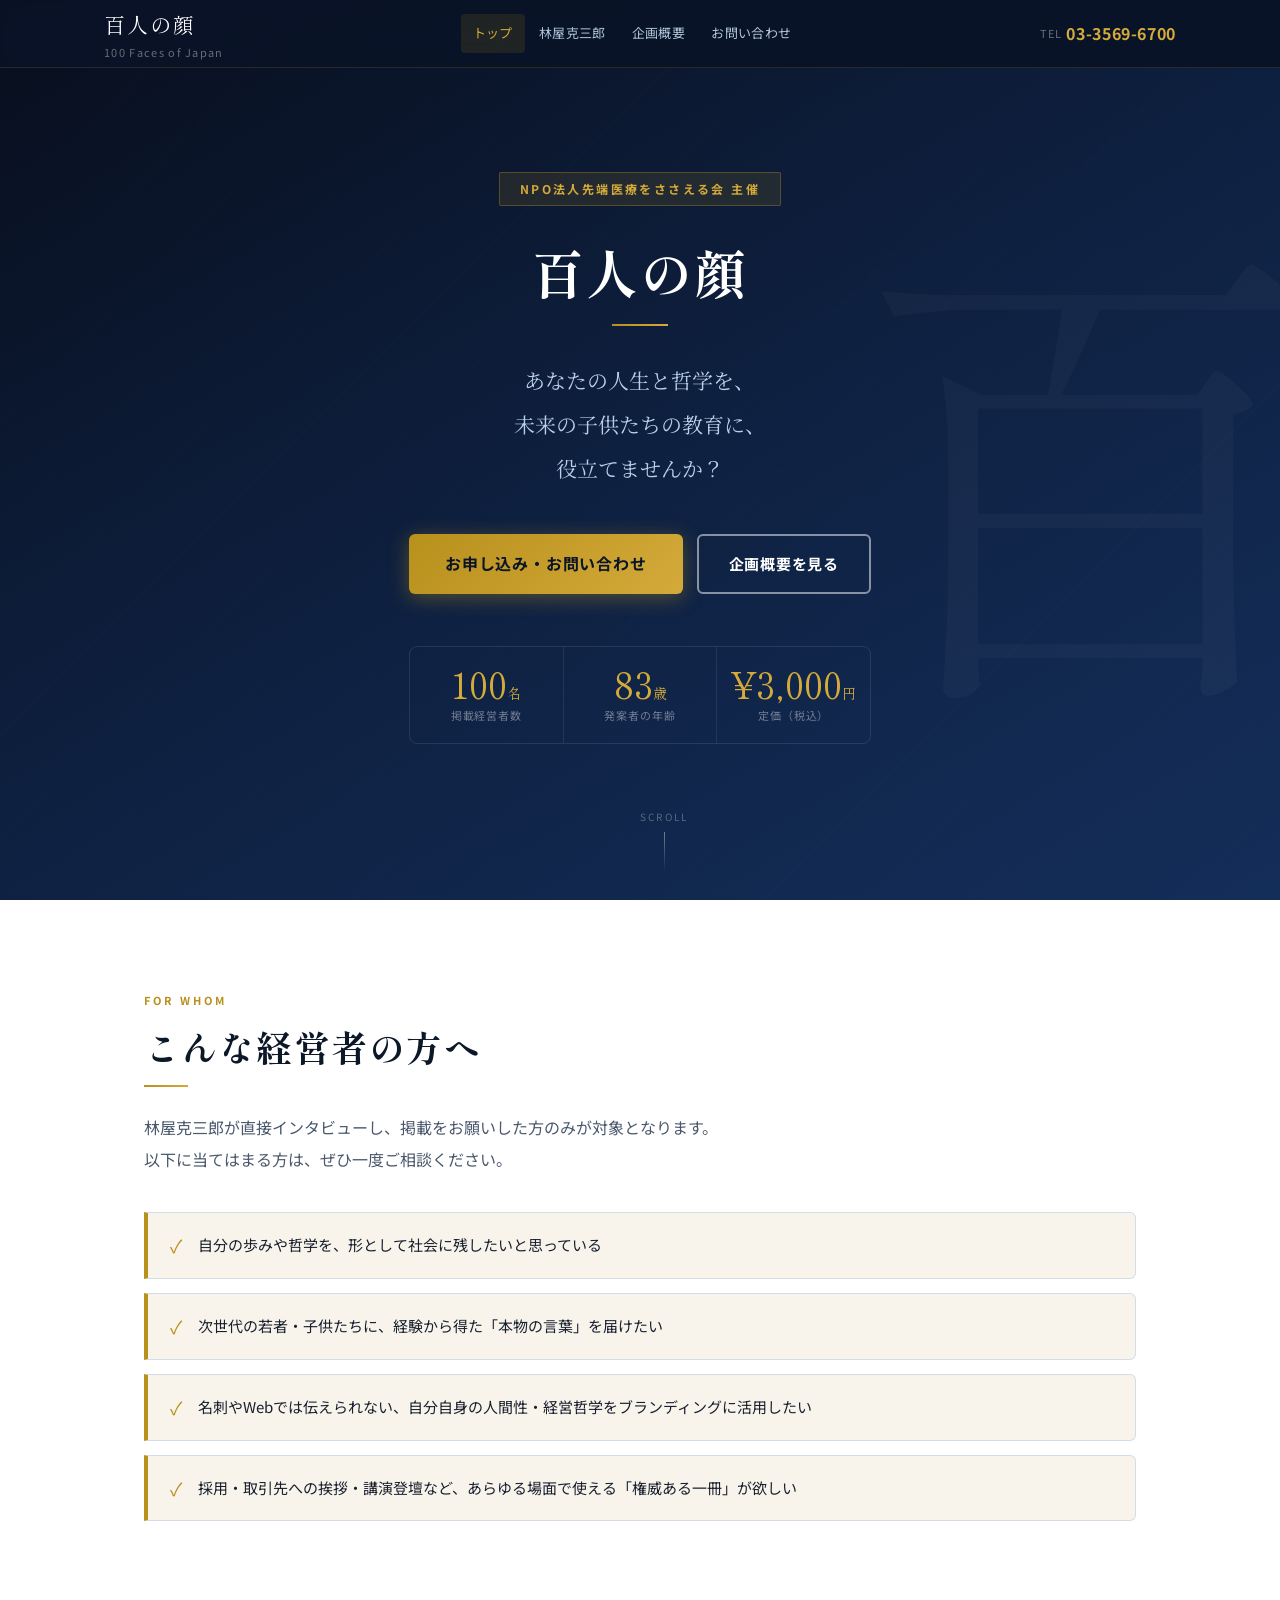
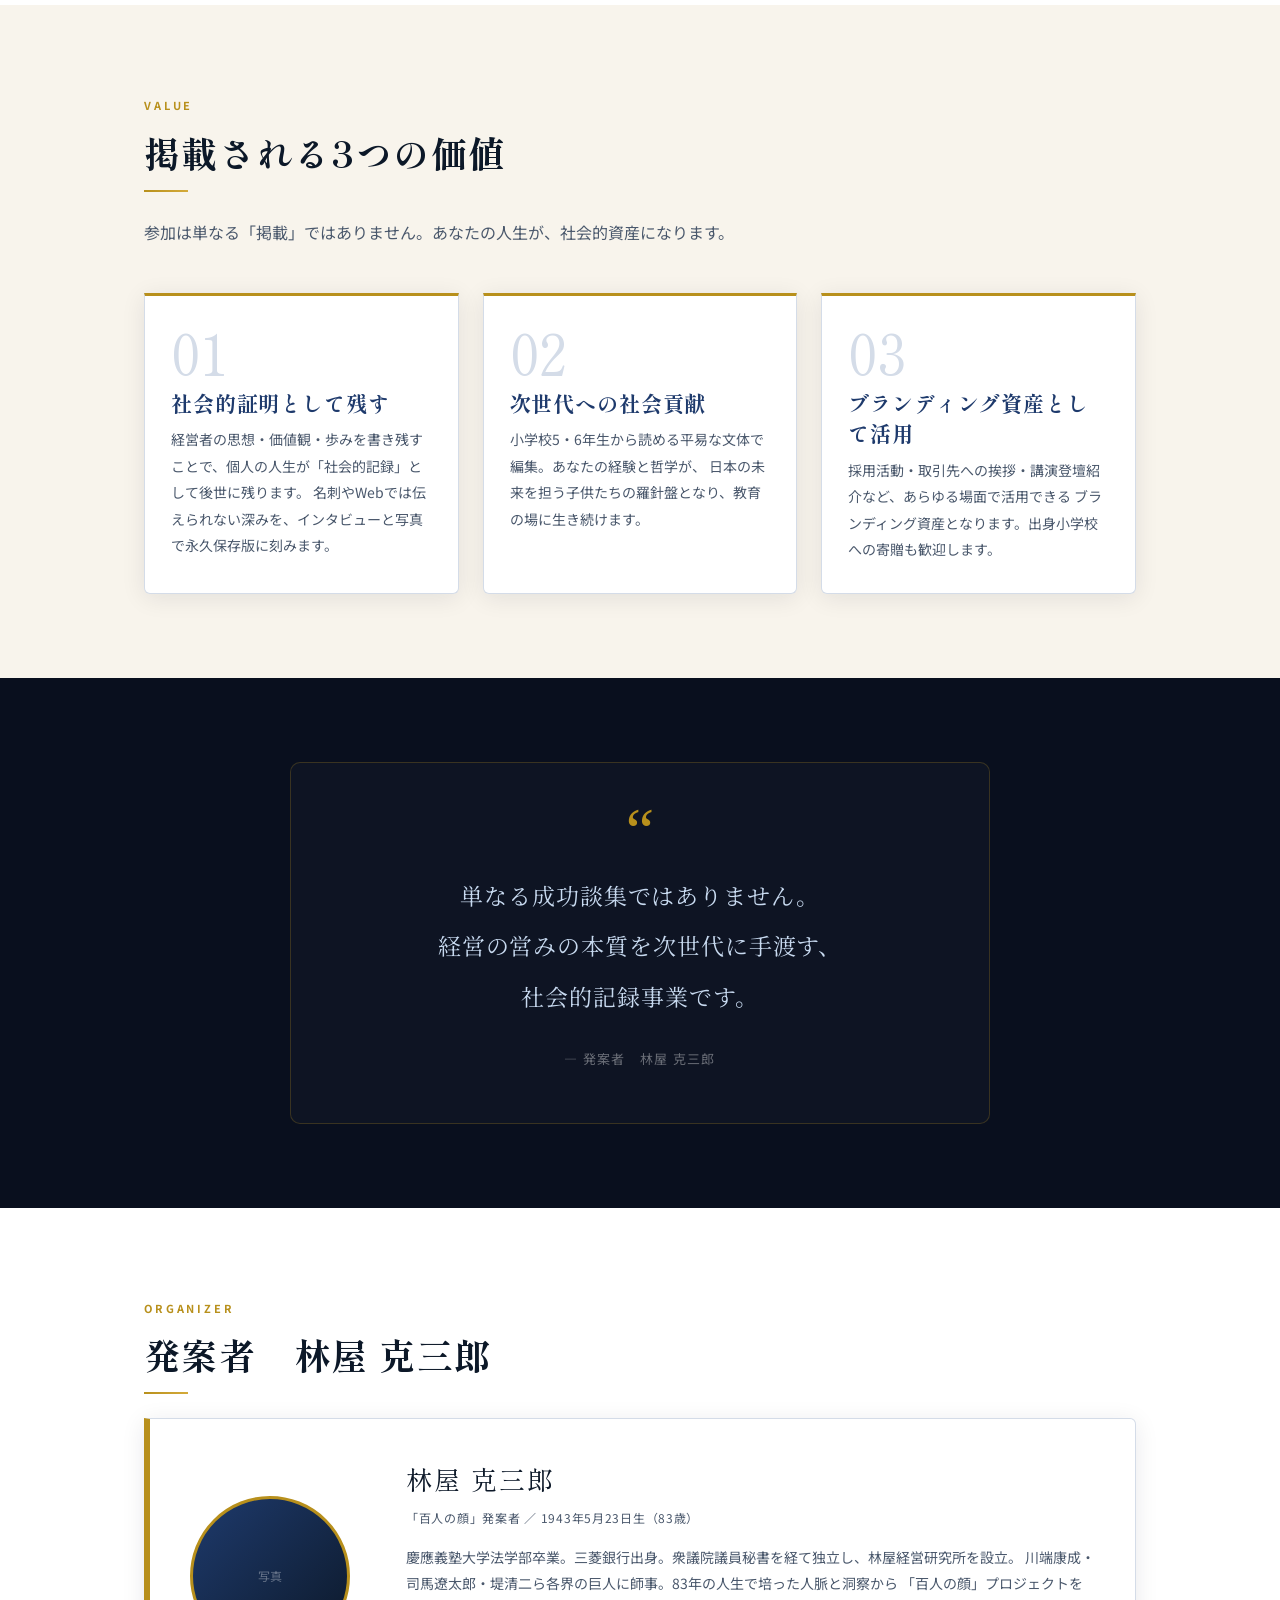
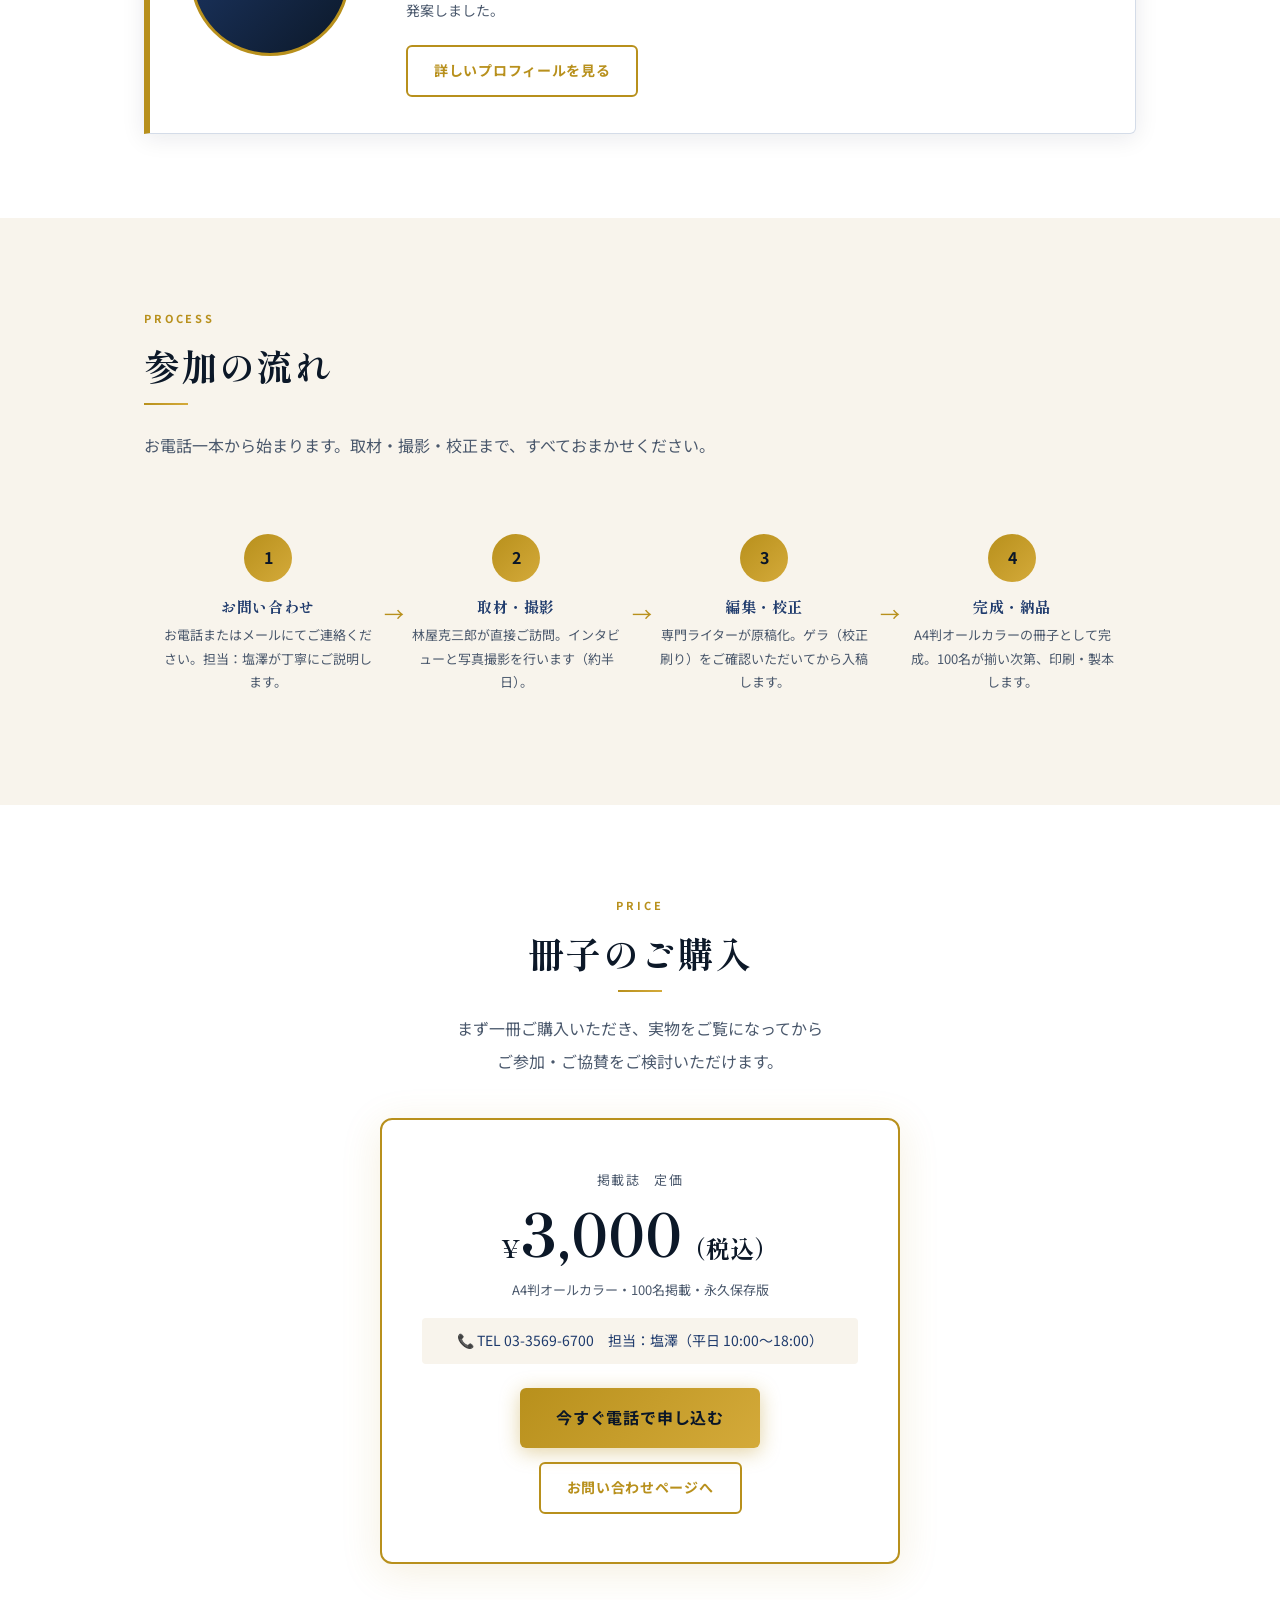
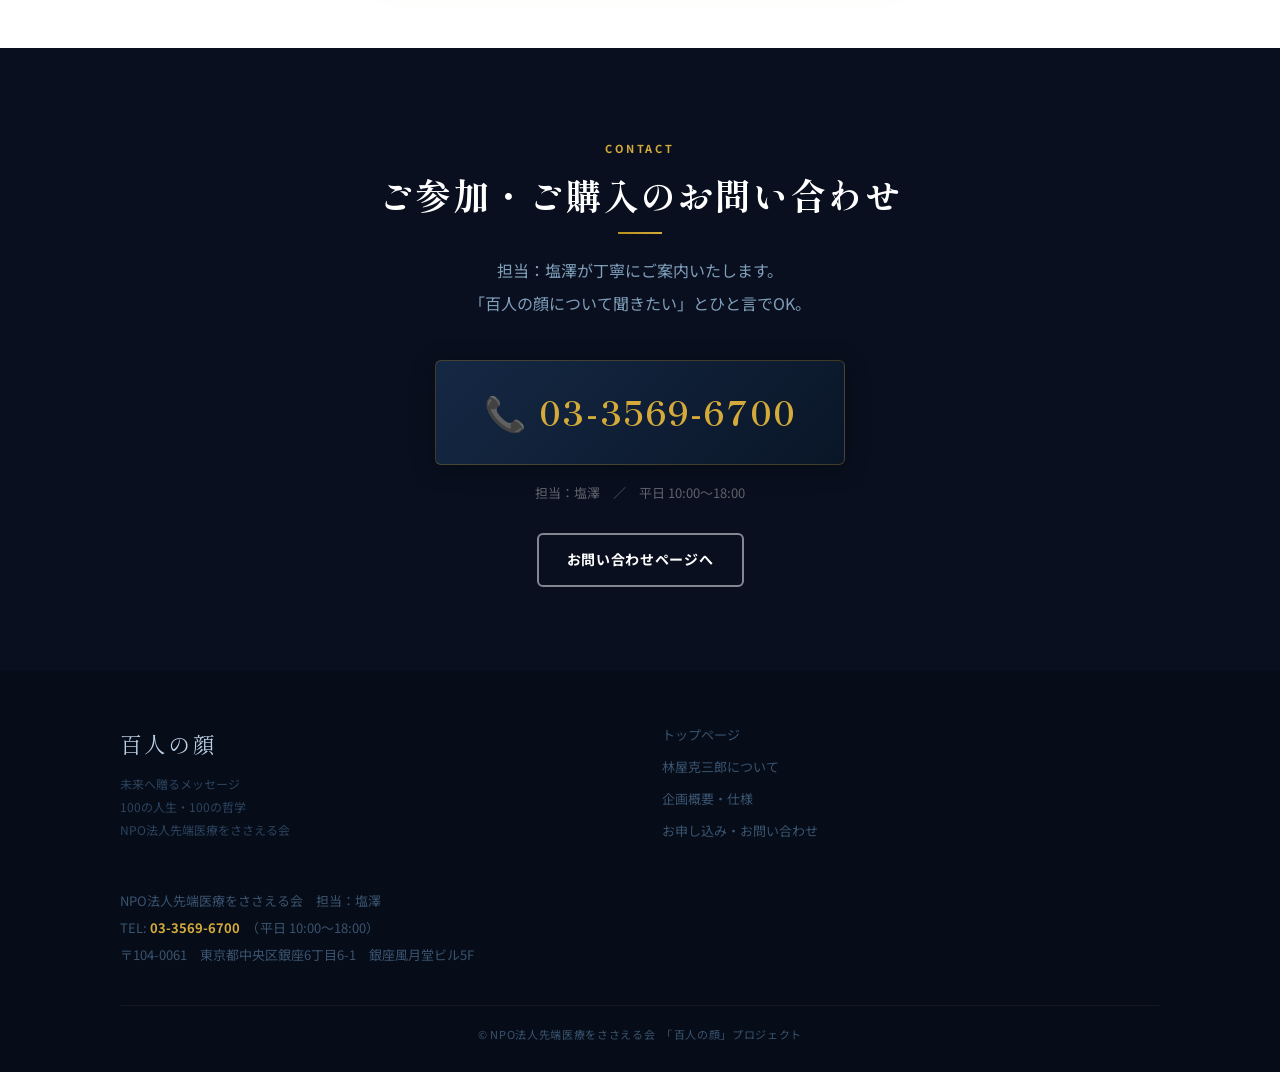
<file: index.html>
<!DOCTYPE html>
<html lang="ja">
<head>
  <meta charset="UTF-8">
  <meta name="viewport" content="width=device-width, initial-scale=1.0">
  <title>百人の顔 | 林屋克三郎 × 経営者100名の記録出版プロジェクト</title>
  <meta name="description" content="「百人の顔」は100名の経営者の人生哲学を次世代へ伝えるA4判オールカラー出版プロジェクト。発案者：林屋克三郎（83歳・慶應大卒・三菱銀行出身）。お問い合わせTEL 03-3569-6700（担当：塩澤）。">
  <link rel="canonical" href="https://hyakuninnokao026.oops.jp/hundred-face/index.html">
  <meta property="og:type"        content="website">
  <meta property="og:title"       content="百人の顔 | 林屋克三郎 × 経営者100名の記録出版プロジェクト">
  <meta property="og:description" content="100名の経営者の人生哲学を次世代へ。A4判オールカラー・定価3,000円。発案者：林屋克三郎。TEL 03-3569-6700（担当：塩澤）。">
  <meta property="og:url"         content="https://hyakuninnokao026.oops.jp/hundred-face/index.html">
  <meta property="og:image"       content="ogp.jpg">
  <meta property="og:locale"      content="ja_JP">
  <meta property="og:site_name"   content="百人の顔">
  <meta name="twitter:card"       content="summary_large_image">
  <link rel="preconnect" href="https://fonts.googleapis.com">
  <link rel="preconnect" href="https://fonts.gstatic.com" crossorigin>
  <link href="https://fonts.googleapis.com/css2?family=Shippori+Mincho:wght@400;600;700&family=Noto+Sans+JP:wght@300;400;500;700&family=Noto+Serif+JP:wght@400;600&display=swap" rel="stylesheet">
  <link rel="stylesheet" href="style.css">
  <style>
    /* ---- HERO ---- */
    .hero {
      position: relative; overflow: hidden;
      min-height: 100vh;
      background: linear-gradient(150deg, #080e1c 0%, #0e2040 50%, #142e5a 100%);
      display: flex; align-items: center; justify-content: center;
      padding: calc(var(--header-h) + 48px) 24px 100px;
    }
    /* 背景の大きな「百」 */
    .hero-kanji {
      position: absolute; right: -4%; top: 50%; transform: translateY(-50%);
      font-family: 'Shippori Mincho', serif;
      font-size: clamp(280px, 38vw, 580px);
      color: rgba(255,255,255,0.028); line-height: 1;
      pointer-events: none; user-select: none;
      animation: kanjiDrift 14s ease-in-out infinite;
    }
    @keyframes kanjiDrift {
      0%,100% { transform: translateY(-50%) rotate(-2deg); }
      50%      { transform: translateY(-52%) rotate(0deg); }
    }
    /* 斜線テクスチャ */
    .hero::after {
      content: ''; position: absolute; inset: 0;
      background: repeating-linear-gradient(
        -45deg, transparent, transparent 72px,
        rgba(255,255,255,0.011) 72px, rgba(255,255,255,0.011) 73px
      );
      pointer-events: none;
    }
    .hero-inner { position: relative; z-index: 1; text-align: center; max-width: 760px; }

    .hero-eyebrow {
      display: inline-block;
      background: var(--gold-pale); border: 1px solid rgba(184,144,28,0.35);
      color: var(--gold-lt); font-size: 12px; font-weight: 700; letter-spacing: 0.2em;
      padding: 5px 20px; border-radius: 2px; margin-bottom: 28px;
      animation: revealUp 0.7s ease 0.15s both;
    }
    .hero h1 {
      color: #fff; margin-bottom: 4px;
      animation: revealUp 0.8s ease 0.4s both;
    }
    .hero-underline {
      display: block; width: 0; height: 2px; margin: 14px auto 32px;
      background: linear-gradient(90deg, var(--gold), var(--gold-lt));
      animation: drawLine 0.8s ease 1.0s both;
    }
    @keyframes drawLine { from { width: 0; } to { width: 56px; } }
    .hero-tagline {
      font-family: 'Noto Serif JP', serif;
      font-size: clamp(15px, 2.6vw, 21px); color: #b8d0e8;
      line-height: 2.1; margin-bottom: 44px;
      animation: revealUp 0.8s ease 0.8s both;
    }
    .hero-cta {
      display: flex; gap: 14px; justify-content: center; flex-wrap: wrap;
      margin-bottom: 52px;
      animation: revealUp 0.8s ease 1.1s both;
    }
    /* 統計バー */
    .hero-stats {
      display: flex; justify-content: center; gap: 0;
      border: 1px solid rgba(255,255,255,0.10); border-radius: 8px;
      overflow: hidden; max-width: 520px; margin: 0 auto;
      animation: revealUp 0.8s ease 1.3s both;
    }
    .stat {
      flex: 1; padding: 18px 12px; text-align: center;
      border-right: 1px solid rgba(255,255,255,0.08);
    }
    .stat:last-child { border-right: none; }
    .stat-val {
      font-family: 'Shippori Mincho', serif;
      font-size: clamp(24px, 4vw, 36px); color: var(--gold-lt); line-height: 1;
    }
    .stat-unit { font-size: 14px; color: var(--gold-lt); }
    .stat-lbl  { font-size: 11px; color: rgba(255,255,255,0.4); letter-spacing: 0.08em; margin-top: 4px; }

    /* スクロールインジケーター */
    .hero-scroll {
      position: absolute; bottom: 28px; left: 50%; transform: translateX(-50%);
      display: flex; flex-direction: column; align-items: center; gap: 6px;
      animation: revealUp 0.8s ease 1.6s both;
    }
    .hero-scroll span { font-size: 10px; color: rgba(255,255,255,0.3); letter-spacing: 0.22em; }
    .scroll-bar {
      width: 1px; height: 40px;
      background: linear-gradient(to bottom, rgba(255,255,255,0.40), transparent);
      animation: scrollPulse 2s ease-in-out infinite;
    }
    @keyframes revealUp    { from { opacity:0; transform:translateY(30px); } to { opacity:1; transform:translateY(0); } }
    @keyframes scrollPulse { 0%,100% { opacity:.3; } 50% { opacity:.9; } }

    /* ---- こんな経営者へ ---- */
    .for-whom { background: var(--white); }
    .pain-list { list-style: none; margin-top: 36px; display: flex; flex-direction: column; gap: 14px; }
    .pain-item {
      display: flex; gap: 16px; align-items: flex-start;
      background: var(--paper); border: 1px solid var(--border);
      border-left: 4px solid var(--gold); border-radius: 0 var(--r) var(--r) 0;
      padding: 18px 22px;
    }
    .pain-check { color: var(--gold); font-size: 18px; flex-shrink: 0; line-height: 1.6; }
    .pain-item p { font-size: 15px; line-height: 1.8; }

    /* ---- 価値カード ---- */
    .value-num {
      font-family: 'Shippori Mincho', serif;
      font-size: 56px; color: var(--border); line-height: 1; margin-bottom: 8px;
    }
    @media (prefers-color-scheme: dark) { .value-num { color: var(--border); } }

    /* ---- QUOTE ---- */
    .quote-box {
      max-width: 700px; margin: 0 auto; text-align: center;
      padding: 52px 44px;
      border: 1px solid rgba(184,144,28,0.25); border-radius: 10px;
      background: rgba(255,255,255,0.025);
    }
    .quote-mark { font-family: serif; font-size: 64px; color: var(--gold); line-height: .5; display: block; margin-bottom: 24px; }
    .quote-text {
      font-family: 'Noto Serif JP', serif;
      font-size: clamp(16px, 2.8vw, 23px); color: #c8daf0;
      line-height: 2.2; letter-spacing: 0.04em; margin-bottom: 24px;
    }
    .quote-attr { font-size: 13px; color: rgba(255,255,255,0.38); letter-spacing: 0.1em; }

    /* ---- 発案者 ---- */
    .organizer-card {
      display: grid; grid-template-columns: 180px 1fr; gap: 36px; align-items: center;
      background: var(--white); border: 1px solid var(--border);
      border-left: 6px solid var(--gold);
      border-radius: 0 var(--r) var(--r) 0;
      padding: 36px 40px;
      box-shadow: var(--shadow);
    }
    .organizer-photo {
      width: 160px; height: 160px; border-radius: 50%;
      background: linear-gradient(135deg, var(--ink-mid), var(--ink));
      border: 3px solid var(--gold); flex-shrink: 0;
      display: flex; align-items: center; justify-content: center;
      color: rgba(255,255,255,0.35); font-size: 12px; text-align: center; line-height: 1.8;
    }
    .organizer-name {
      font-family: 'Shippori Mincho', serif;
      font-size: 26px; color: var(--ink); letter-spacing: 0.08em; margin-bottom: 4px;
    }
    @media (prefers-color-scheme: dark) { .organizer-name { color: var(--gold-lt); } }
    .organizer-title { font-size: 12px; color: var(--text-sub); letter-spacing: 0.06em; margin-bottom: 14px; }
    .organizer-bio { font-size: 14px; color: var(--text-sub); line-height: 1.9; }

    /* ---- 参加の流れ ---- */
    .steps { display: flex; gap: 0; position: relative; margin-top: 44px; flex-wrap: wrap; }
    .step {
      flex: 1; min-width: 200px; text-align: center; padding: 28px 20px; position: relative;
    }
    .step::after {
      content: '→'; position: absolute; right: -12px; top: 50%; transform: translateY(-50%);
      font-size: 20px; color: var(--gold); z-index: 1;
    }
    .step:last-child::after { display: none; }
    .step-num {
      display: inline-flex; align-items: center; justify-content: center;
      width: 48px; height: 48px; border-radius: 50%;
      background: linear-gradient(135deg, var(--gold), var(--gold-lt));
      color: #0a1628; font-weight: 700; font-size: 16px;
      margin: 0 auto 14px;
    }
    .step h3 { font-size: 15px; margin-bottom: 6px; }
    .step p   { font-size: 13px; color: var(--text-sub); line-height: 1.8; }

    /* ---- 価格 ---- */
    .price-box {
      max-width: 520px; margin: 0 auto;
      background: var(--white); border: 2px solid var(--gold);
      border-radius: 12px; padding: 48px 40px; text-align: center;
      box-shadow: 0 8px 40px rgba(184,144,28,0.14);
    }
    .price-lbl { font-size: 13px; color: var(--text-sub); letter-spacing: 0.1em; margin-bottom: 10px; }
    .price-num {
      font-family: 'Shippori Mincho', serif;
      font-size: 60px; font-weight: 700; color: var(--ink); line-height: 1;
    }
    .price-num small { font-size: 24px; }
    @media (prefers-color-scheme: dark) { .price-num { color: var(--gold-lt); } }
    .price-note { font-size: 13px; color: var(--text-sub); margin: 16px 0 8px; line-height: 1.9; }
    .price-how  { font-size: 14px; color: var(--ink-mid); background: var(--paper); border-radius: 4px; padding: 10px 16px; margin: 16px 0 24px; }

    @media (max-width: 680px) {
      .organizer-card { grid-template-columns: 1fr; text-align: center; }
      .organizer-photo { margin: 0 auto; }
      .steps { flex-direction: column; }
      .step::after { content: '↓'; right: auto; left: 50%; transform: translateX(-50%); top: auto; bottom: -14px; }
      .price-box { padding: 32px 22px; }
      .price-num { font-size: 48px; }
    }
  </style>
</head>
<body>

  <!-- HEADER -->
  <header class="site-header">
    <div class="header-inner">
      <a href="index.html" class="header-logo">百人の顔<small>100 Faces of Japan</small></a>
      <nav class="header-nav" aria-label="メインナビゲーション">
        <a href="index.html" class="active">トップ</a>
        <a href="hayashiya.html">林屋克三郎</a>
        <a href="project.html">企画概要</a>
        <a href="contact.html">お問い合わせ</a>
      </nav>
      <a href="tel:0335696700" class="header-tel" aria-label="電話番号 03-3569-6700">
        <small>TEL</small>03-3569-6700
      </a>
      <button class="hamburger" aria-label="メニューを開く" onclick="toggleMenu()">
        <span></span><span></span><span></span>
      </button>
    </div>
  </header>

  <!-- MOBILE MENU -->
  <nav class="mobile-menu" id="mobileMenu" aria-label="モバイルナビゲーション">
    <a href="index.html">トップ</a>
    <a href="hayashiya.html">林屋克三郎について</a>
    <a href="project.html">企画概要・仕様</a>
    <a href="contact.html">お問い合わせ</a>
    <a href="tel:0335696700" style="color:var(--gold-lt);font-weight:700;">&#128222; 03-3569-6700（担当：塩澤）</a>
  </nav>

  <!-- HERO -->
  <section class="hero" aria-labelledby="hero-h1">
    <div class="hero-kanji" aria-hidden="true">百</div>
    <div class="hero-inner">
      <div class="hero-eyebrow">NPO法人先端医療をささえる会 主催</div>
      <h1 id="hero-h1">百人の顔</h1>
      <span class="hero-underline" aria-hidden="true"></span>
      <p class="hero-tagline">
        あなたの人生と哲学を、<br>
        未来の子供たちの教育に、<br>
        役立てませんか？
      </p>
      <div class="hero-cta">
        <a href="contact.html" class="btn btn-gold">お申し込み・お問い合わせ</a>
        <a href="project.html" class="btn btn-outline">企画概要を見る</a>
      </div>
      <div class="hero-stats" aria-label="プロジェクト概要数値">
        <div class="stat">
          <div class="stat-val"><span data-count="100">100</span><span class="stat-unit">名</span></div>
          <p class="stat-lbl">掲載経営者数</p>
        </div>
        <div class="stat">
          <div class="stat-val"><span data-count="83">83</span><span class="stat-unit">歳</span></div>
          <p class="stat-lbl">発案者の年齢</p>
        </div>
        <div class="stat">
          <div class="stat-val">¥<span data-count="3000">3,000</span><span class="stat-unit">円</span></div>
          <p class="stat-lbl">定価（税込）</p>
        </div>
      </div>
    </div>
    <div class="hero-scroll" aria-hidden="true">
      <span>SCROLL</span>
      <div class="scroll-bar"></div>
    </div>
  </section>

  <!-- こんな経営者へ -->
  <section class="for-whom">
    <div class="wrap fi">
      <span class="eyebrow">For Whom</span>
      <h2>こんな経営者の方へ</h2>
      <div class="divider"></div>
      <p class="lead">林屋克三郎が直接インタビューし、掲載をお願いした方のみが対象となります。<br>以下に当てはまる方は、ぜひ一度ご相談ください。</p>
      <ul class="pain-list">
        <li class="pain-item fi fi-d1">
          <span class="pain-check">&#10003;</span>
          <p>自分の歩みや哲学を、形として社会に残したいと思っている</p>
        </li>
        <li class="pain-item fi fi-d2">
          <span class="pain-check">&#10003;</span>
          <p>次世代の若者・子供たちに、経験から得た「本物の言葉」を届けたい</p>
        </li>
        <li class="pain-item fi fi-d3">
          <span class="pain-check">&#10003;</span>
          <p>名刺やWebでは伝えられない、自分自身の人間性・経営哲学をブランディングに活用したい</p>
        </li>
        <li class="pain-item fi fi-d4">
          <span class="pain-check">&#10003;</span>
          <p>採用・取引先への挨拶・講演登壇など、あらゆる場面で使える「権威ある一冊」が欲しい</p>
        </li>
      </ul>
    </div>
  </section>

  <!-- 3つの価値 -->
  <section class="bg-paper">
    <div class="wrap fi">
      <span class="eyebrow">Value</span>
      <h2>掲載される3つの価値</h2>
      <div class="divider"></div>
      <p class="lead">参加は単なる「掲載」ではありません。あなたの人生が、社会的資産になります。</p>
      <div class="grid-3" style="margin-top:44px;">
        <div class="card card-top fi fi-d1">
          <div class="value-num">01</div>
          <h3>社会的証明として残す</h3>
          <p style="font-size:14px;color:var(--text-sub);line-height:1.9;">
            経営者の思想・価値観・歩みを書き残すことで、個人の人生が「社会的記録」として後世に残ります。
            名刺やWebでは伝えられない深みを、インタビューと写真で永久保存版に刻みます。
          </p>
        </div>
        <div class="card card-top fi fi-d2">
          <div class="value-num">02</div>
          <h3>次世代への社会貢献</h3>
          <p style="font-size:14px;color:var(--text-sub);line-height:1.9;">
            小学校5・6年生から読める平易な文体で編集。あなたの経験と哲学が、
            日本の未来を担う子供たちの羅針盤となり、教育の場に生き続けます。
          </p>
        </div>
        <div class="card card-top fi fi-d3">
          <div class="value-num">03</div>
          <h3>ブランディング資産として活用</h3>
          <p style="font-size:14px;color:var(--text-sub);line-height:1.9;">
            採用活動・取引先への挨拶・講演登壇紹介など、あらゆる場面で活用できる
            ブランディング資産となります。出身小学校への寄贈も歓迎します。
          </p>
        </div>
      </div>
    </div>
  </section>

  <!-- QUOTE -->
  <section class="bg-ink">
    <div class="wrap fi">
      <div class="quote-box">
        <span class="quote-mark" aria-hidden="true">&#8220;</span>
        <p class="quote-text">
          単なる成功談集ではありません。<br>
          経営の営みの本質を次世代に手渡す、<br>
          社会的記録事業です。
        </p>
        <p class="quote-attr">— 発案者　林屋 克三郎</p>
      </div>
    </div>
  </section>

  <!-- 発案者 -->
  <section class="bg-white">
    <div class="wrap fi">
      <span class="eyebrow">Organizer</span>
      <h2>発案者　林屋 克三郎</h2>
      <div class="divider"></div>
      <div class="organizer-card">
        <div class="organizer-photo" role="img" aria-label="百人の顔 発案者 林屋克三郎のプロフィール写真">
          写真
        </div>
        <div>
          <p class="organizer-name">林屋 克三郎</p>
          <p class="organizer-title">「百人の顔」発案者 ／ 1943年5月23日生（83歳）</p>
          <p class="organizer-bio">
            慶應義塾大学法学部卒業。三菱銀行出身。衆議院議員秘書を経て独立し、林屋経営研究所を設立。
            川端康成・司馬遼太郎・堤清二ら各界の巨人に師事。83年の人生で培った人脈と洞察から
            「百人の顔」プロジェクトを発案しました。
          </p>
          <a href="hayashiya.html" class="btn btn-outline-dark" style="margin-top:22px;">詳しいプロフィールを見る</a>
        </div>
      </div>
    </div>
  </section>

  <!-- 参加の流れ -->
  <section class="bg-paper">
    <div class="wrap fi">
      <span class="eyebrow">Process</span>
      <h2>参加の流れ</h2>
      <div class="divider"></div>
      <p class="lead">お電話一本から始まります。取材・撮影・校正まで、すべておまかせください。</p>
      <div class="steps">
        <div class="step">
          <div class="step-num">1</div>
          <h3>お問い合わせ</h3>
          <p>お電話またはメールにてご連絡ください。担当：塩澤が丁寧にご説明します。</p>
        </div>
        <div class="step">
          <div class="step-num">2</div>
          <h3>取材・撮影</h3>
          <p>林屋克三郎が直接ご訪問。インタビューと写真撮影を行います（約半日）。</p>
        </div>
        <div class="step">
          <div class="step-num">3</div>
          <h3>編集・校正</h3>
          <p>専門ライターが原稿化。ゲラ（校正刷り）をご確認いただいてから入稿します。</p>
        </div>
        <div class="step">
          <div class="step-num">4</div>
          <h3>完成・納品</h3>
          <p>A4判オールカラーの冊子として完成。100名が揃い次第、印刷・製本します。</p>
        </div>
      </div>
    </div>
  </section>

  <!-- 価格 -->
  <section class="bg-white">
    <div class="wrap fi" style="text-align:center;">
      <span class="eyebrow">Price</span>
      <h2>冊子のご購入</h2>
      <div class="divider" style="margin:0 auto 20px;"></div>
      <p class="lead" style="margin:0 auto 40px;text-align:center;">
        まず一冊ご購入いただき、実物をご覧になってから<br>ご参加・ご協賛をご検討いただけます。
      </p>
      <div class="price-box">
        <p class="price-lbl">掲載誌　定価</p>
        <p class="price-num"><small>&#165;</small>3,000<small>（税込）</small></p>
        <p class="price-note">A4判オールカラー・100名掲載・永久保存版</p>
        <p class="price-how">&#128222; TEL 03-3569-6700　担当：塩澤（平日 10:00〜18:00）</p>
        <a href="tel:0335696700" class="btn btn-gold">今すぐ電話で申し込む</a>
        <br>
        <a href="contact.html" class="btn btn-outline-dark" style="margin-top:14px;">お問い合わせページへ</a>
      </div>
    </div>
  </section>

  <!-- CTA BAND -->
  <section class="bg-ink">
    <div class="wrap fi" style="text-align:center;">
      <span class="eyebrow">Contact</span>
      <h2>ご参加・ご購入のお問い合わせ</h2>
      <div class="divider" style="margin:0 auto 20px;"></div>
      <p class="lead" style="margin:0 auto 40px;text-align:center;">
        担当：塩澤が丁寧にご案内いたします。<br>
        「百人の顔について聞きたい」とひと言でOK。
      </p>
      <a href="tel:0335696700" class="btn btn-tel" style="font-size:clamp(22px,4vw,34px);">&#128222; 03-3569-6700</a>
      <p style="margin-top:16px;font-size:13px;color:rgba(255,255,255,0.35);">担当：塩澤　／　平日 10:00〜18:00</p>
      <a href="contact.html" class="btn btn-outline" style="margin-top:28px;font-size:14px;padding:12px 28px;">お問い合わせページへ</a>
    </div>
  </section>

  <!-- FOOTER -->
  <footer class="site-footer">
    <div class="footer-inner">
      <div>
        <p class="footer-logo">百人の顔</p>
        <p class="footer-tagline">未来へ贈るメッセージ<br>100の人生・100の哲学<br>NPO法人先端医療をささえる会</p>
      </div>
      <nav class="footer-nav" aria-label="フッターナビゲーション">
        <a href="index.html">トップページ</a>
        <a href="hayashiya.html">林屋克三郎について</a>
        <a href="project.html">企画概要・仕様</a>
        <a href="contact.html">お申し込み・お問い合わせ</a>
      </nav>
      <div class="footer-contact">
        <p>
          NPO法人先端医療をささえる会　担当：塩澤<br>
          TEL: <a href="tel:0335696700">03-3569-6700</a>　（平日 10:00〜18:00）<br>
          〒104-0061　東京都中央区銀座6丁目6-1　銀座風月堂ビル5F
        </p>
      </div>
    </div>
    <p class="footer-copy">&#169; NPO法人先端医療をささえる会　「百人の顔」プロジェクト</p>
  </footer>

  <!-- STICKY TEL -->
  <div class="sticky-tel" aria-label="電話でのお問い合わせ">
    <a href="tel:0335696700">&#128222; 03-3569-6700　担当：塩澤</a>
    <p>タップで発信 ／ 平日 10:00〜18:00</p>
  </div>

  <script>
    function toggleMenu() {
      document.getElementById('mobileMenu').classList.toggle('open');
    }
    // フェードイン
    var fi = new IntersectionObserver(function(entries) {
      entries.forEach(function(e) {
        if (e.isIntersecting) { e.target.classList.add('on'); fi.unobserve(e.target); }
      });
    }, { threshold: 0.1 });
    document.querySelectorAll('.fi').forEach(function(el) { fi.observe(el); });

    // カウンターアニメーション
    function animateCount(el, target) {
      var start = 0, step = Math.max(1, Math.ceil(target / 50));
      var id = setInterval(function() {
        start = Math.min(start + step, target);
        el.textContent = start.toLocaleString();
        if (start >= target) clearInterval(id);
      }, 24);
    }
    var cntObs = new IntersectionObserver(function(entries) {
      entries.forEach(function(e) {
        if (e.isIntersecting) {
          var t = parseInt(e.target.dataset.count);
          if (!isNaN(t)) animateCount(e.target, t);
          cntObs.unobserve(e.target);
        }
      });
    }, { threshold: 0.5 });
    document.querySelectorAll('[data-count]').forEach(function(el) { cntObs.observe(el); });
  </script>
</body>
</html>
</file>
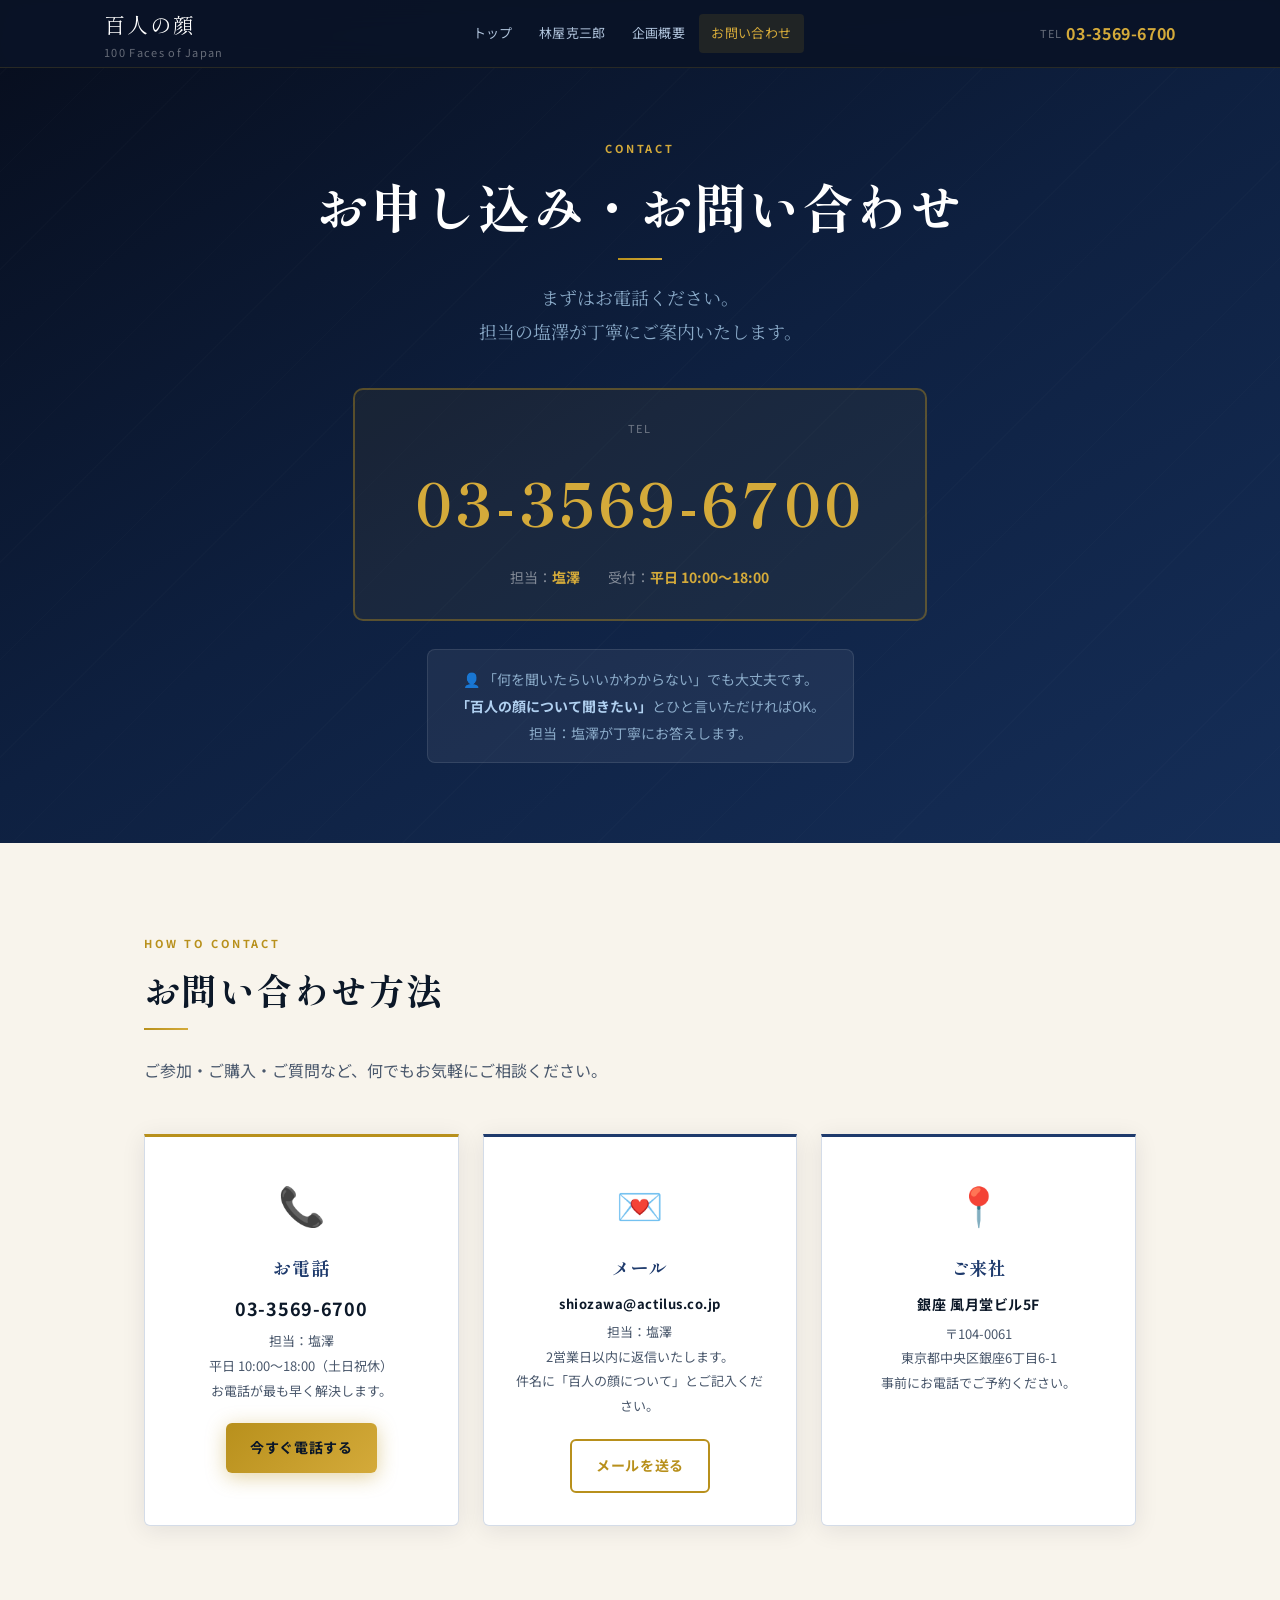
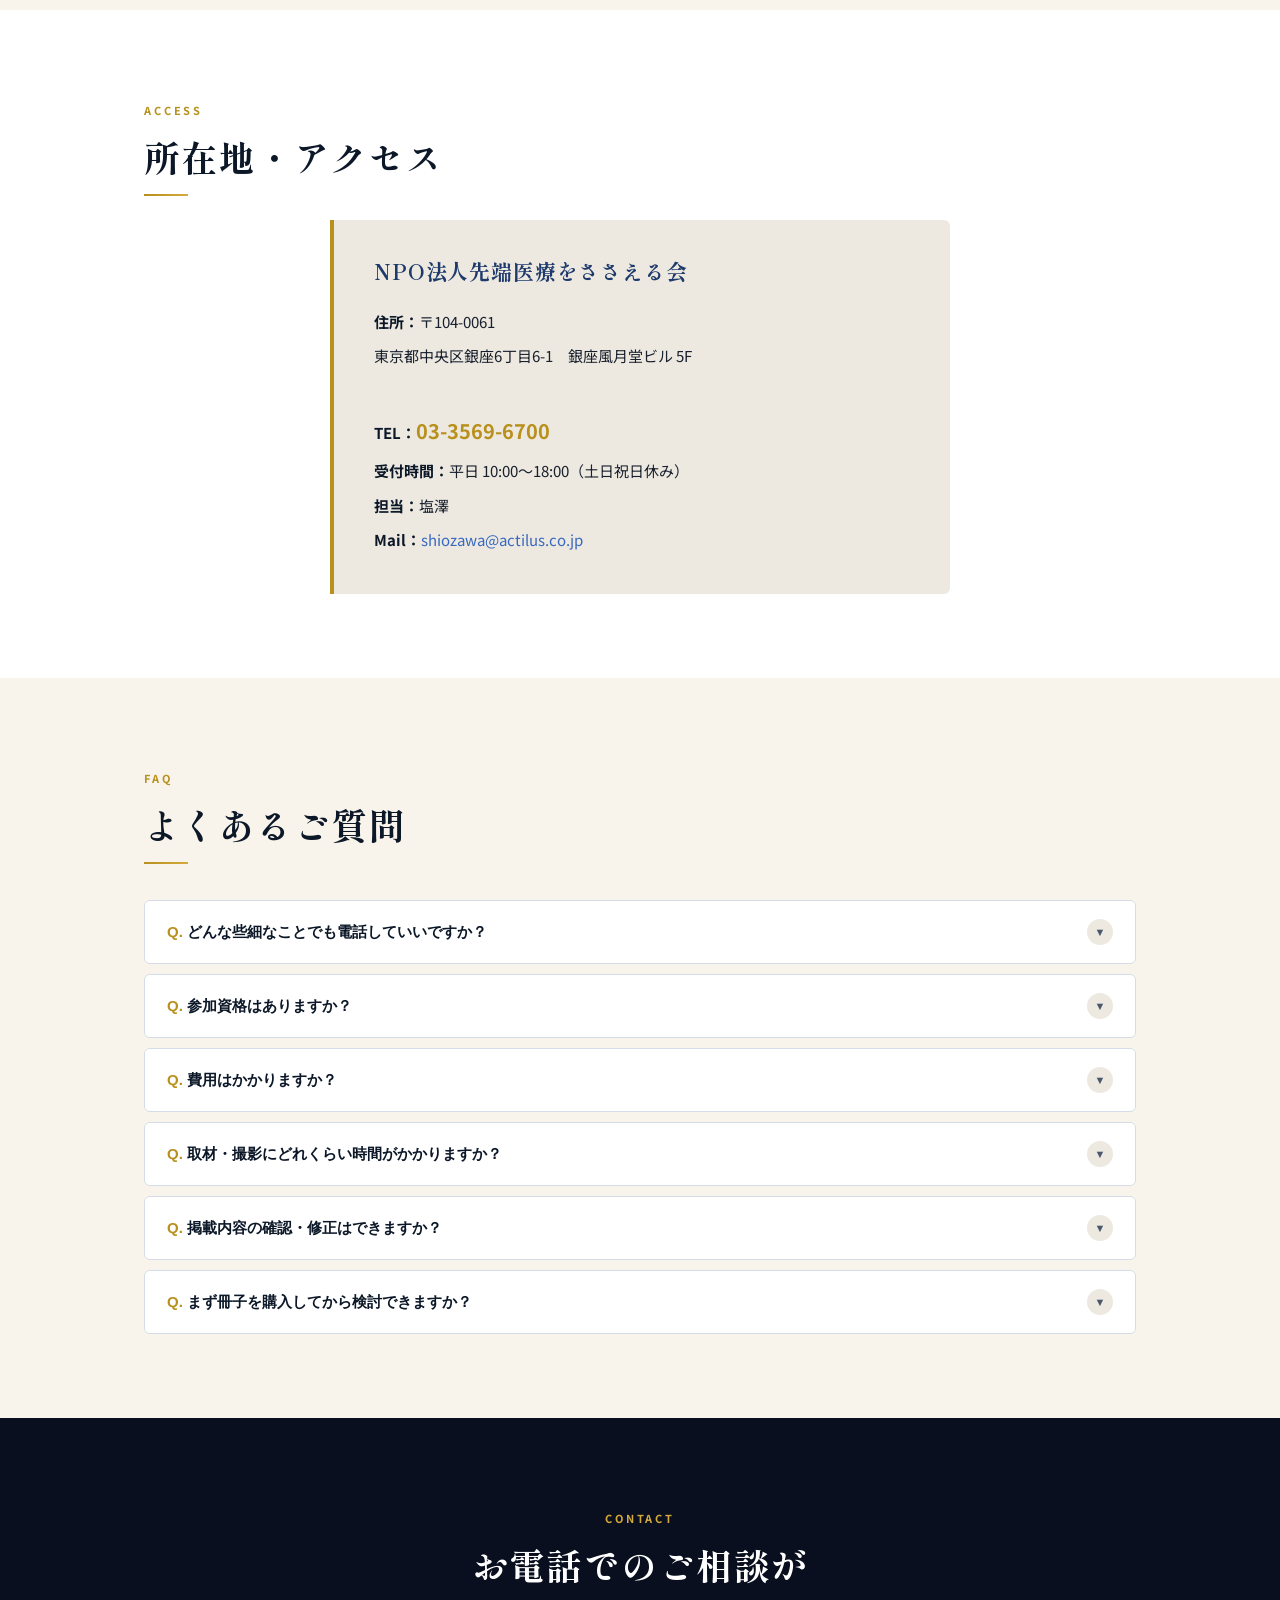
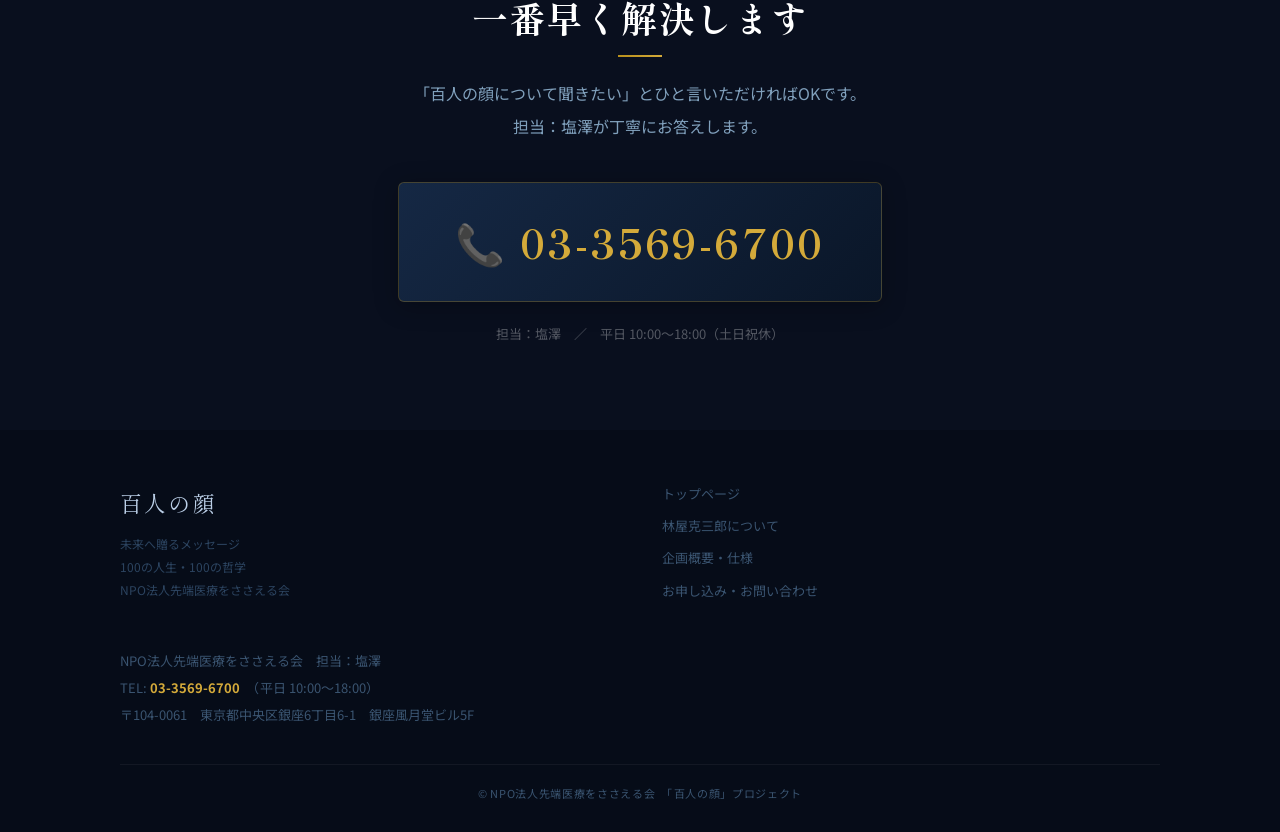
<file: contact.html>
<!DOCTYPE html>
<html lang="ja">
<head>
  <meta charset="UTF-8">
  <meta name="viewport" content="width=device-width, initial-scale=1.0">
  <title>お申し込み・お問い合わせ | 百人の顔</title>
  <meta name="description" content="「百人の顔」へのご参加・ご購入・お問い合わせ。TEL: 03-3569-6700（担当：塩澤）。Mail: shiozawa@actilus.co.jp。平日10:00〜18:00受付。NPO法人先端医療をささえる会（東京都中央区銀座6丁目）。">
  <link rel="canonical" href="https://hyakuninnokao026.oops.jp/hundred-face/contact.html">
  <meta property="og:type"        content="website">
  <meta property="og:title"       content="お申し込み・お問い合わせ | 百人の顔">
  <meta property="og:description" content="「百人の顔」へのご参加・ご購入・お問い合わせはTEL: 03-3569-6700（担当：塩澤）まで。平日10:00〜18:00受付。">
  <meta property="og:url"         content="https://hyakuninnokao026.oops.jp/hundred-face/contact.html">
  <meta property="og:image"       content="ogp.jpg">
  <meta property="og:locale"      content="ja_JP">
  <meta property="og:site_name"   content="百人の顔">
  <meta name="twitter:card"       content="summary_large_image">
  <link rel="preconnect" href="https://fonts.googleapis.com">
  <link rel="preconnect" href="https://fonts.gstatic.com" crossorigin>
  <link href="https://fonts.googleapis.com/css2?family=Shippori+Mincho:wght@400;600;700&family=Noto+Sans+JP:wght@300;400;500;700&family=Noto+Serif+JP:wght@400;600&display=swap" rel="stylesheet">
  <link rel="stylesheet" href="style.css">
  <style>
    /* ---- TEL HERO ---- */
    .tel-hero {
      background: linear-gradient(150deg, #070d1c 0%, #0e2040 50%, #152e58 100%);
      padding: calc(var(--header-h) + 64px) 24px 80px;
      text-align: center; position: relative; overflow: hidden;
    }
    .tel-hero::after {
      content: ''; position: absolute; inset: 0;
      background: repeating-linear-gradient(
        -45deg, transparent, transparent 68px,
        rgba(255,255,255,0.010) 68px, rgba(255,255,255,0.010) 69px
      );
    }
    .tel-hero-inner { position: relative; z-index: 1; }
    .tel-hero h1 { color: #fff; margin-bottom: 8px; }
    .tel-hero h1::after {
      content: ''; display: block; width: 44px; height: 2px;
      background: linear-gradient(90deg, var(--gold), var(--gold-lt));
      margin: 14px auto 0;
    }
    .tel-hero-sub {
      font-family: 'Noto Serif JP', serif;
      font-size: clamp(14px, 2.2vw, 18px); color: #8aaac8; margin: 20px 0 40px; line-height: 1.9;
    }
    /* 電話ボックス */
    .tel-box {
      display: inline-block;
      background: rgba(184,144,28,0.07);
      border: 2px solid rgba(184,144,28,0.40);
      border-radius: 10px; padding: 28px 60px; margin-bottom: 28px;
    }
    .tel-box-lbl { font-size: 11px; color: rgba(255,255,255,0.38); letter-spacing: 0.18em; margin-bottom: 8px; }
    .tel-num-link {
      display: block;
      font-family: 'Shippori Mincho', serif;
      font-size: clamp(34px, 7vw, 60px); font-weight: 700;
      color: var(--gold-lt); letter-spacing: 0.06em;
      transition: color var(--t);
    }
    .tel-num-link:hover { color: #fff; }
    .tel-sub-row {
      display: flex; justify-content: center; gap: 28px; flex-wrap: wrap;
      font-size: 14px; color: rgba(255,255,255,0.45); margin-top: 8px;
    }
    .tel-sub-row strong { color: var(--gold-lt); }
    /* 不安解消コメント */
    .tel-reassure {
      display: inline-block; max-width: 520px;
      background: rgba(255,255,255,0.06);
      border: 1px solid rgba(255,255,255,0.10);
      border-radius: 8px; padding: 16px 28px;
      font-size: 14px; color: #8aaac8; line-height: 1.9;
    }
    .tel-reassure strong { color: #b0d0f0; }

    @media (max-width: 480px) {
      .tel-box { padding: 22px 28px; }
    }

    /* ---- 連絡方法カード ---- */
    .contact-grid {
      display: grid; grid-template-columns: repeat(auto-fit, minmax(250px, 1fr));
      gap: 24px; margin-top: 48px;
    }
    .contact-card {
      background: var(--white); border: 1px solid var(--border);
      border-top: 3px solid var(--ink-mid);
      border-radius: 0 0 var(--r) var(--r);
      padding: 32px 28px; text-align: center;
      box-shadow: var(--shadow);
      transition: transform var(--t), box-shadow var(--t);
    }
    .contact-card:hover { transform: translateY(-4px); box-shadow: var(--shadow-lg); }
    .contact-card.primary { border-top-color: var(--gold); }
    .contact-card .icon { font-size: 38px; margin-bottom: 14px; display: block; }
    .contact-card h3 { font-size: 18px; margin-bottom: 12px; }
    .contact-val {
      display: block; font-size: 18px; font-weight: 700;
      color: var(--ink); letter-spacing: 0.04em; margin: 8px 0 4px;
    }
    @media (prefers-color-scheme: dark) { .contact-val { color: var(--gold-lt); } }
    .contact-card p { font-size: 13px; color: var(--text-sub); line-height: 1.9; }

    /* ---- 住所ブロック ---- */
    .address-block {
      max-width: 620px; margin: 0 auto;
      background: var(--paper-mid); border-radius: var(--r);
      padding: 36px 40px;
      border-left: 4px solid var(--gold);
      border-radius: 0 var(--r) var(--r) 0;
    }
    .address-block h3 { color: var(--ink-mid); margin-bottom: 18px; }
    @media (prefers-color-scheme: dark) { .address-block h3 { color: var(--gold-lt); } }
    .address-block address { font-style: normal; font-size: 15px; color: var(--text); line-height: 2.3; }
    .address-block strong  { color: var(--ink); }
    @media (prefers-color-scheme: dark) { .address-block strong { color: var(--text); } }
    .address-tel { font-size: 20px; font-weight: 700; color: var(--gold) !important; }

    /* ---- FAQ ---- */
    .faq-list { display: flex; flex-direction: column; gap: 10px; margin-top: 36px; }
    .faq-item { border: 1px solid var(--border); border-radius: var(--r); overflow: hidden; }
    .faq-btn {
      width: 100%; background: var(--white); padding: 18px 22px;
      display: flex; justify-content: space-between; align-items: center; gap: 14px;
      cursor: pointer; border: none; text-align: left;
      font-weight: 600; font-size: 15px; color: var(--ink);
      transition: background var(--t);
    }
    @media (prefers-color-scheme: dark) { .faq-btn { color: var(--text); } }
    .faq-btn:hover { background: var(--paper); }
    .faq-q-text::before { content: 'Q. '; color: var(--gold); }
    .faq-arrow {
      flex-shrink: 0; width: 26px; height: 26px; border-radius: 50%;
      background: var(--paper-mid); display: flex; align-items: center; justify-content: center;
      font-size: 11px; color: var(--text-sub);
      transition: transform 0.3s, background var(--t);
    }
    .faq-item.open .faq-arrow { transform: rotate(180deg); background: var(--ink-mid); color: #fff; }
    .faq-body { max-height: 0; overflow: hidden; transition: max-height 0.4s ease; }
    .faq-item.open .faq-body { max-height: 320px; }
    .faq-ans {
      padding: 14px 22px 20px; border-top: 1px solid var(--border);
      font-size: 14px; color: var(--text-sub); line-height: 1.9;
      background: var(--paper);
    }
    .faq-ans::before { content: 'A. '; color: var(--ink-lt); font-weight: 700; }

    @media (max-width: 480px) {
      .address-block { padding: 24px 20px; }
    }
  </style>
</head>
<body>

  <!-- HEADER -->
  <header class="site-header">
    <div class="header-inner">
      <a href="index.html" class="header-logo">百人の顔<small>100 Faces of Japan</small></a>
      <nav class="header-nav" aria-label="メインナビゲーション">
        <a href="index.html">トップ</a>
        <a href="hayashiya.html">林屋克三郎</a>
        <a href="project.html">企画概要</a>
        <a href="contact.html" class="active">お問い合わせ</a>
      </nav>
      <a href="tel:0335696700" class="header-tel" aria-label="電話番号 03-3569-6700">
        <small>TEL</small>03-3569-6700
      </a>
      <button class="hamburger" aria-label="メニューを開く" onclick="toggleMenu()">
        <span></span><span></span><span></span>
      </button>
    </div>
  </header>

  <nav class="mobile-menu" id="mobileMenu" aria-label="モバイルナビゲーション">
    <a href="index.html">トップ</a>
    <a href="hayashiya.html">林屋克三郎について</a>
    <a href="project.html">企画概要・仕様</a>
    <a href="contact.html">お問い合わせ</a>
    <a href="tel:0335696700" style="color:var(--gold-lt);font-weight:700;">&#128222; 03-3569-6700（担当：塩澤）</a>
  </nav>

  <!-- TEL HERO -->
  <section class="tel-hero" aria-labelledby="contact-h1">
    <div class="tel-hero-inner">
      <span class="eyebrow" style="color:var(--gold-lt);">Contact</span>
      <h1 id="contact-h1">お申し込み・お問い合わせ</h1>
      <p class="tel-hero-sub">
        まずはお電話ください。<br>担当の塩澤が丁寧にご案内いたします。
      </p>

      <div class="tel-box">
        <p class="tel-box-lbl">TEL</p>
        <a href="tel:0335696700" class="tel-num-link" aria-label="電話番号 03-3569-6700">03-3569-6700</a>
        <div class="tel-sub-row">
          <span>担当：<strong>塩澤</strong></span>
          <span>受付：<strong>平日 10:00〜18:00</strong></span>
        </div>
      </div>

      <br>
      <p class="tel-reassure">
        &#128100; 「何を聞いたらいいかわからない」でも大丈夫です。<br>
        <strong>「百人の顔について聞きたい」</strong>とひと言いただければOK。<br>担当：塩澤が丁寧にお答えします。
      </p>
    </div>
  </section>

  <!-- 連絡方法 -->
  <section class="bg-paper">
    <div class="wrap fi">
      <span class="eyebrow">How to Contact</span>
      <h2>お問い合わせ方法</h2>
      <div class="divider"></div>
      <p class="lead">ご参加・ご購入・ご質問など、何でもお気軽にご相談ください。</p>
      <div class="contact-grid">

        <div class="contact-card primary fi fi-d1">
          <span class="icon" aria-hidden="true">&#128222;</span>
          <h3>お電話</h3>
          <a href="tel:0335696700" class="contact-val">03-3569-6700</a>
          <p>担当：塩澤<br>平日 10:00〜18:00（土日祝休）<br>お電話が最も早く解決します。</p>
          <a href="tel:0335696700" class="btn btn-gold" style="margin-top:20px;font-size:14px;padding:12px 24px;">今すぐ電話する</a>
        </div>

        <div class="contact-card fi fi-d2">
          <span class="icon" aria-hidden="true">&#128140;</span>
          <h3>メール</h3>
          <a href="mailto:shiozawa@actilus.co.jp" class="contact-val" style="font-size:13px;word-break:break-all;">shiozawa@actilus.co.jp</a>
          <p>担当：塩澤<br>2営業日以内に返信いたします。<br>件名に「百人の顔について」とご記入ください。</p>
          <a href="mailto:shiozawa@actilus.co.jp" class="btn btn-outline-dark" style="margin-top:20px;font-size:14px;padding:12px 24px;">メールを送る</a>
        </div>

        <div class="contact-card fi fi-d3">
          <span class="icon" aria-hidden="true">&#128205;</span>
          <h3>ご来社</h3>
          <span class="contact-val" style="font-size:14px;">銀座 風月堂ビル5F</span>
          <p>〒104-0061<br>東京都中央区銀座6丁目6-1<br>事前にお電話でご予約ください。</p>
        </div>

      </div>
    </div>
  </section>

  <!-- 住所 -->
  <section class="bg-white">
    <div class="wrap fi">
      <span class="eyebrow">Access</span>
      <h2>所在地・アクセス</h2>
      <div class="divider"></div>
      <div class="address-block">
        <h3>NPO法人先端医療をささえる会</h3>
        <address>
          <strong>住所：</strong>〒104-0061<br>
          東京都中央区銀座6丁目6-1　銀座風月堂ビル 5F<br>
          <br>
          <strong>TEL：</strong><a href="tel:0335696700" class="address-tel">03-3569-6700</a><br>
          <strong>受付時間：</strong>平日 10:00〜18:00（土日祝日休み）<br>
          <strong>担当：</strong>塩澤<br>
          <strong>Mail：</strong><a href="mailto:shiozawa@actilus.co.jp" style="color:var(--ink-lt);">shiozawa@actilus.co.jp</a>
        </address>
      </div>
    </div>
  </section>

  <!-- FAQ -->
  <section class="bg-paper">
    <div class="wrap fi">
      <span class="eyebrow">FAQ</span>
      <h2>よくあるご質問</h2>
      <div class="divider"></div>
      <div class="faq-list">

        <div class="faq-item">
          <button class="faq-btn" onclick="toggleFaq(this)" aria-expanded="false">
            <span class="faq-q-text">どんな些細なことでも電話していいですか？</span>
            <span class="faq-arrow" aria-hidden="true">&#9660;</span>
          </button>
          <div class="faq-body">
            <p class="faq-ans">はい、もちろんです。「百人の顔って何ですか？」というところからお話しください。担当の塩澤が丁寧にご説明します。難しい言葉は使いませんのでご安心ください。</p>
          </div>
        </div>

        <div class="faq-item">
          <button class="faq-btn" onclick="toggleFaq(this)" aria-expanded="false">
            <span class="faq-q-text">参加資格はありますか？</span>
            <span class="faq-arrow" aria-hidden="true">&#9660;</span>
          </button>
          <div class="faq-body">
            <p class="faq-ans">発案者・林屋克三郎が直接お声がけした方が掲載対象となります。「ぜひ参加したい」という方はまずお電話（03-3569-6700）にてご相談ください。</p>
          </div>
        </div>

        <div class="faq-item">
          <button class="faq-btn" onclick="toggleFaq(this)" aria-expanded="false">
            <span class="faq-q-text">費用はかかりますか？</span>
            <span class="faq-arrow" aria-hidden="true">&#9660;</span>
          </button>
          <div class="faq-body">
            <p class="faq-ans">このプロジェクトは広告ではありません。掲載料は頂きません。詳細はお電話にてご案内いたします。なお冊子のご購入は1冊3,000円（税込）です。</p>
          </div>
        </div>

        <div class="faq-item">
          <button class="faq-btn" onclick="toggleFaq(this)" aria-expanded="false">
            <span class="faq-q-text">取材・撮影にどれくらい時間がかかりますか？</span>
            <span class="faq-arrow" aria-hidden="true">&#9660;</span>
          </button>
          <div class="faq-body">
            <p class="faq-ans">銀座の弊社オフィスまたはご指定の場所にも伺います。インタビューは通常1〜2時間程度。撮影と合わせても半日あれば完了いたします。</p>
          </div>
        </div>

        <div class="faq-item">
          <button class="faq-btn" onclick="toggleFaq(this)" aria-expanded="false">
            <span class="faq-q-text">掲載内容の確認・修正はできますか？</span>
            <span class="faq-arrow" aria-hidden="true">&#9660;</span>
          </button>
          <div class="faq-body">
            <p class="faq-ans">はい。原稿のゲラは必ずご本人にご確認いただきます。内容をご確認いただいた後に入稿・印刷となりますのでご安心ください。</p>
          </div>
        </div>

        <div class="faq-item">
          <button class="faq-btn" onclick="toggleFaq(this)" aria-expanded="false">
            <span class="faq-q-text">まず冊子を購入してから検討できますか？</span>
            <span class="faq-arrow" aria-hidden="true">&#9660;</span>
          </button>
          <div class="faq-body">
            <p class="faq-ans">はい、1冊3,000円（税込）でご購入いただけます。実物をご覧になってから参加をご検討いただくことを歓迎しております。お電話（03-3569-6700）にてご注文ください。</p>
          </div>
        </div>

      </div>
    </div>
  </section>

  <!-- FINAL CTA -->
  <section class="bg-ink">
    <div class="wrap fi" style="text-align:center;">
      <span class="eyebrow">Contact</span>
      <h2>お電話でのご相談が<br>一番早く解決します</h2>
      <div class="divider" style="margin:0 auto 20px;"></div>
      <p class="lead" style="margin:0 auto 40px;text-align:center;">
        「百人の顔について聞きたい」とひと言いただければOKです。<br>担当：塩澤が丁寧にお答えします。
      </p>
      <a href="tel:0335696700" class="btn btn-tel" style="font-size:clamp(24px,4.5vw,40px);padding:22px 56px;">&#128222; 03-3569-6700</a>
      <p style="margin-top:20px;font-size:13px;color:rgba(255,255,255,0.30);">担当：塩澤　／　平日 10:00〜18:00（土日祝休）</p>
    </div>
  </section>

  <!-- FOOTER -->
  <footer class="site-footer">
    <div class="footer-inner">
      <div>
        <p class="footer-logo">百人の顔</p>
        <p class="footer-tagline">未来へ贈るメッセージ<br>100の人生・100の哲学<br>NPO法人先端医療をささえる会</p>
      </div>
      <nav class="footer-nav" aria-label="フッターナビゲーション">
        <a href="index.html">トップページ</a>
        <a href="hayashiya.html">林屋克三郎について</a>
        <a href="project.html">企画概要・仕様</a>
        <a href="contact.html">お申し込み・お問い合わせ</a>
      </nav>
      <div class="footer-contact">
        <p>
          NPO法人先端医療をささえる会　担当：塩澤<br>
          TEL: <a href="tel:0335696700">03-3569-6700</a>　（平日 10:00〜18:00）<br>
          〒104-0061　東京都中央区銀座6丁目6-1　銀座風月堂ビル5F
        </p>
      </div>
    </div>
    <p class="footer-copy">&#169; NPO法人先端医療をささえる会　「百人の顔」プロジェクト</p>
  </footer>

  <div class="sticky-tel" aria-label="電話でのお問い合わせ">
    <a href="tel:0335696700">&#128222; 03-3569-6700　担当：塩澤</a>
    <p>タップで発信 ／ 平日 10:00〜18:00</p>
  </div>

  <script>
    function toggleMenu() { document.getElementById('mobileMenu').classList.toggle('open'); }

    function toggleFaq(btn) {
      var item = btn.closest('.faq-item');
      var open = item.classList.contains('open');
      document.querySelectorAll('.faq-item.open').forEach(function(i) {
        i.classList.remove('open');
        i.querySelector('.faq-btn').setAttribute('aria-expanded', 'false');
      });
      if (!open) { item.classList.add('open'); btn.setAttribute('aria-expanded', 'true'); }
    }

    var fi = new IntersectionObserver(function(e) {
      e.forEach(function(x) { if (x.isIntersecting) { x.target.classList.add('on'); fi.unobserve(x.target); } });
    }, { threshold: 0.1 });
    document.querySelectorAll('.fi').forEach(function(el) { fi.observe(el); });
  </script>
</body>
</html>
</file>
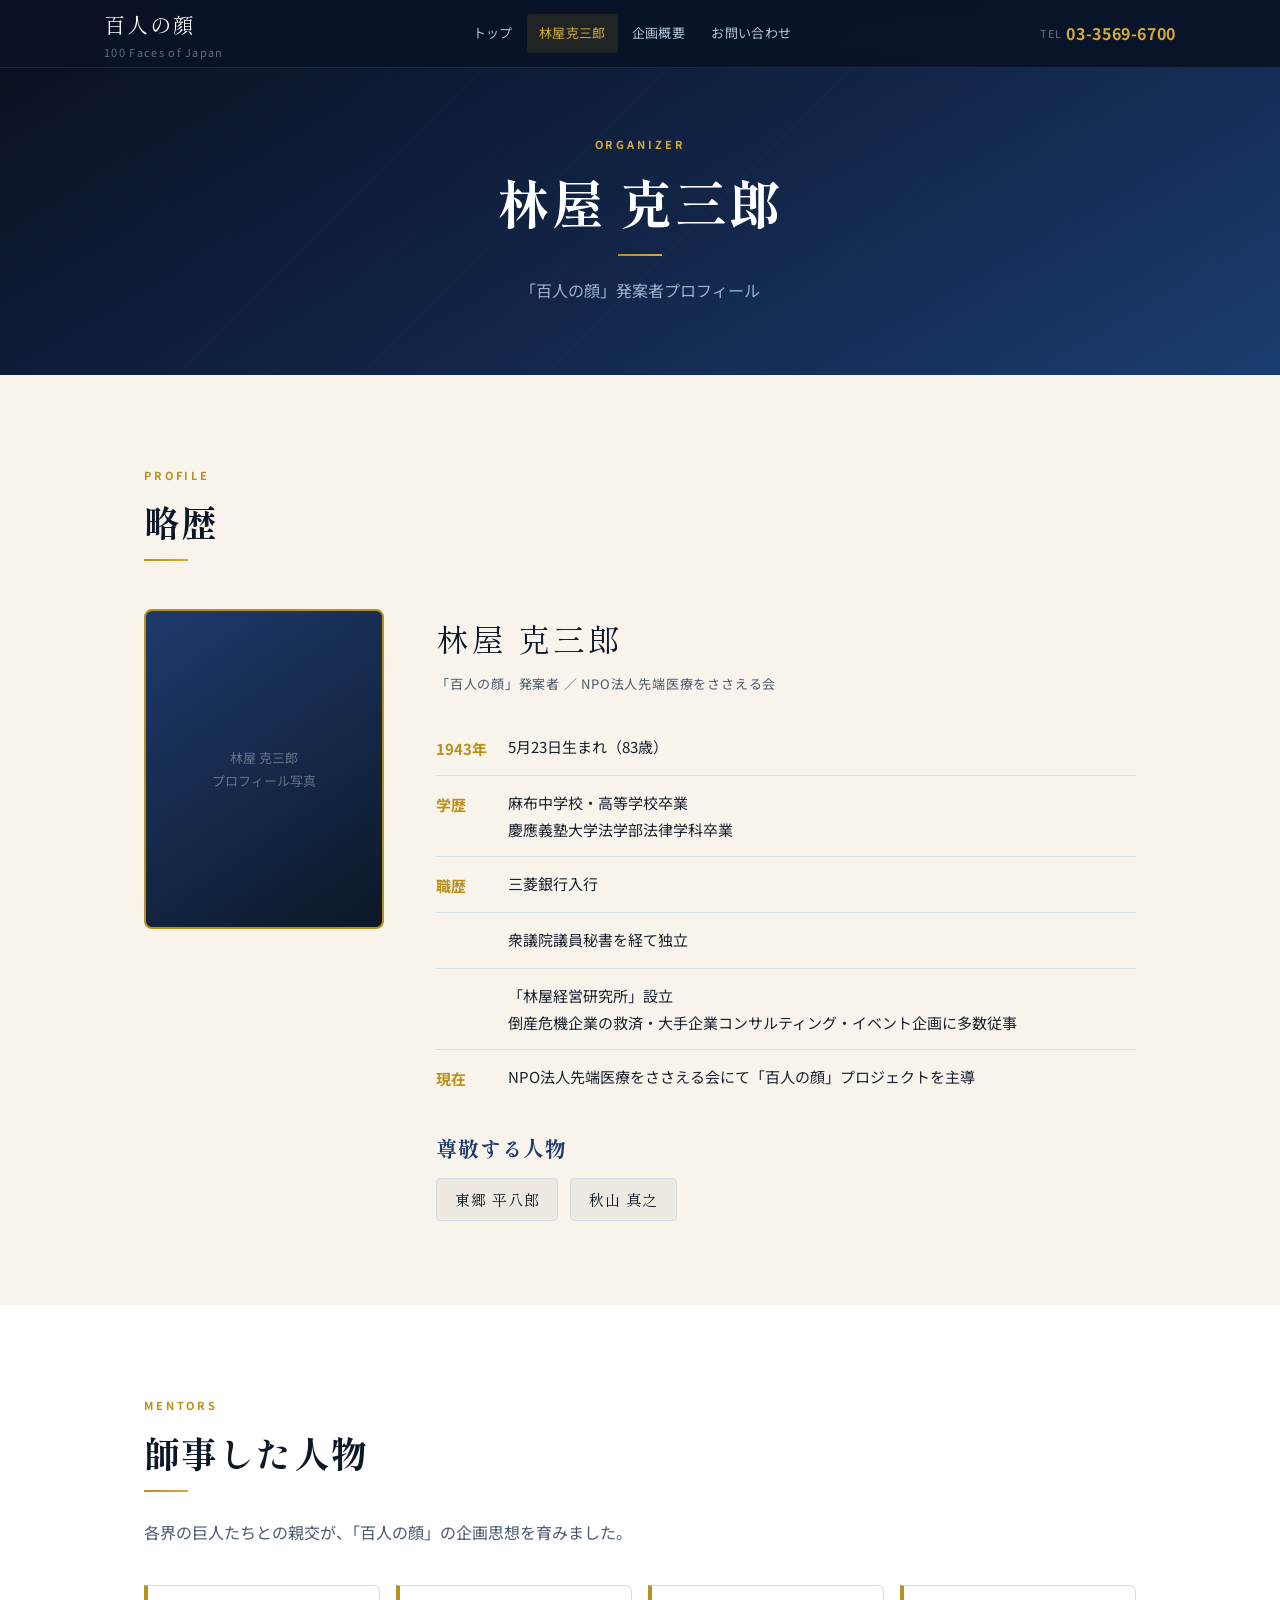
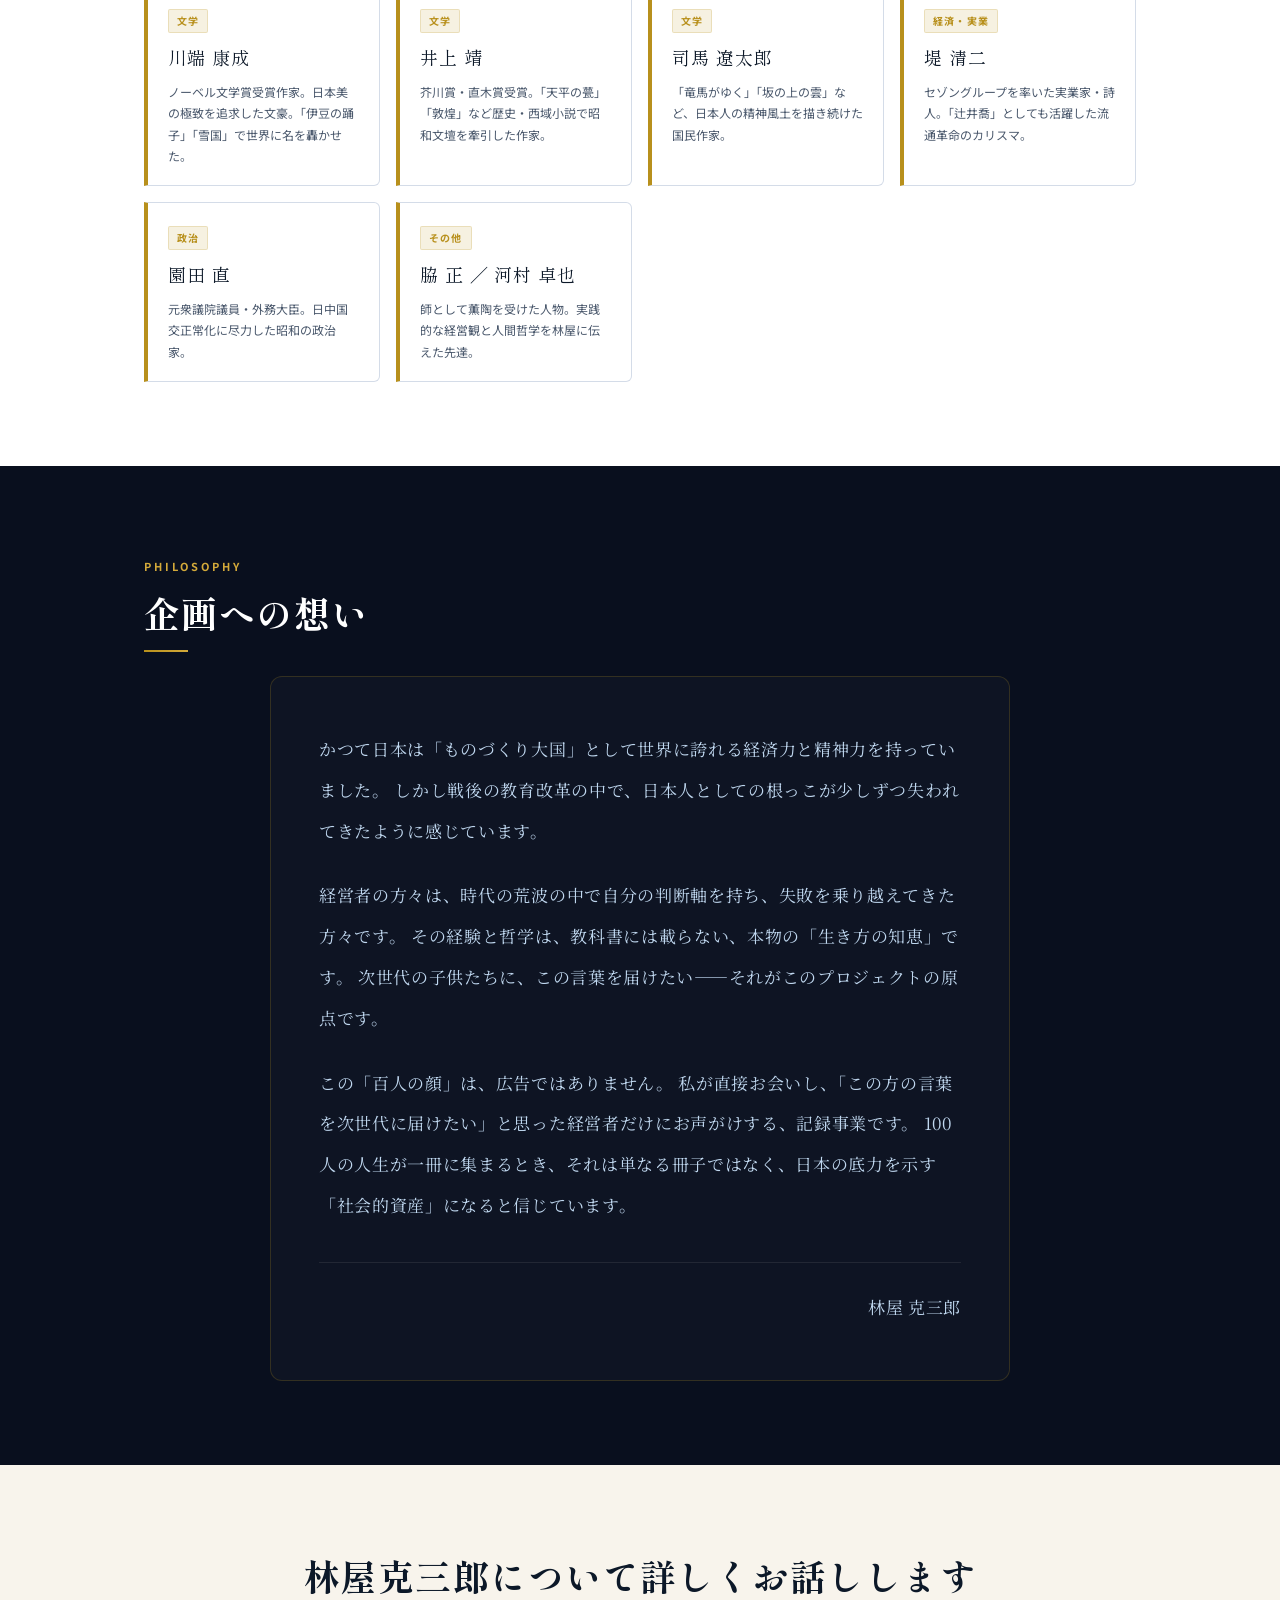
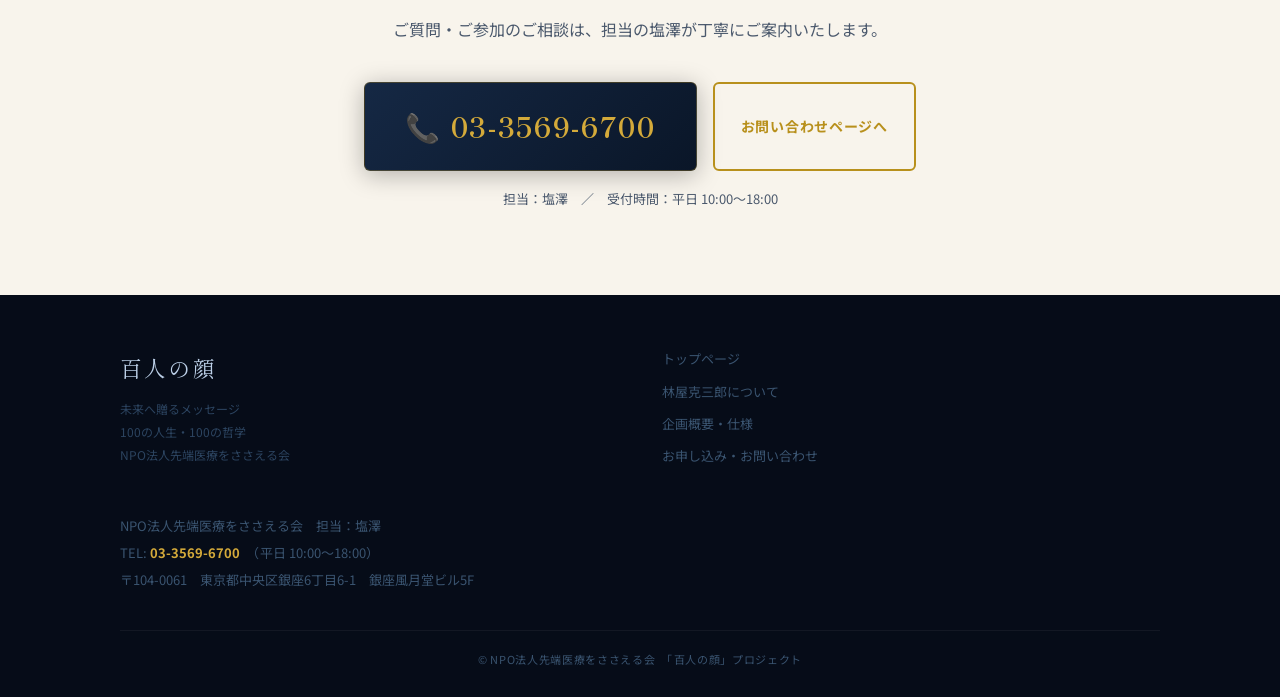
<file: hayashiya.html>
<!DOCTYPE html>
<html lang="ja">
<head>
  <meta charset="UTF-8">
  <meta name="viewport" content="width=device-width, initial-scale=1.0">
  <title>林屋克三郎とは | 百人の顔 発案者プロフィール</title>
  <meta name="description" content="「百人の顔」発案者・林屋克三郎のプロフィール。1943年生（83歳）。慶應義塾大学法学部卒、三菱銀行出身。川端康成・井上靖・司馬遼太郎・堤清二ら各界の巨人に師事。TEL 03-3569-6700（担当：塩澤）。">
  <link rel="canonical" href="https://hyakuninnokao026.oops.jp/hundred-face/hayashiya.html">
  <meta property="og:type"        content="website">
  <meta property="og:title"       content="林屋克三郎とは | 百人の顔 発案者プロフィール">
  <meta property="og:description" content="「百人の顔」発案者・林屋克三郎。1943年生（83歳）。慶應大法学部卒、三菱銀行出身。川端康成・司馬遼太郎ら文豪に師事。">
  <meta property="og:url"         content="https://hyakuninnokao026.oops.jp/hundred-face/hayashiya.html">
  <meta property="og:image"       content="ogp.jpg">
  <meta property="og:locale"      content="ja_JP">
  <meta property="og:site_name"   content="百人の顔">
  <meta name="twitter:card"       content="summary_large_image">
  <link rel="preconnect" href="https://fonts.googleapis.com">
  <link rel="preconnect" href="https://fonts.gstatic.com" crossorigin>
  <link href="https://fonts.googleapis.com/css2?family=Shippori+Mincho:wght@400;600;700&family=Noto+Sans+JP:wght@300;400;500;700&family=Noto+Serif+JP:wght@400;600&display=swap" rel="stylesheet">
  <link rel="stylesheet" href="style.css">
  <style>
    /* ---- PROFILE BLOCK ---- */
    .profile-block {
      display: grid; grid-template-columns: 240px 1fr; gap: 52px; align-items: start;
      margin-top: 48px;
    }
    .profile-photo {
      width: 100%; aspect-ratio: 3/4;
      background: linear-gradient(145deg, var(--ink-mid), var(--ink));
      border-radius: 8px; border: 2px solid var(--gold);
      display: flex; align-items: center; justify-content: center;
      color: rgba(255,255,255,0.35); font-size: 13px; text-align: center; line-height: 1.8;
      position: sticky; top: calc(var(--header-h) + 20px);
    }
    .profile-name {
      font-family: 'Shippori Mincho', serif;
      font-size: 32px; color: var(--ink); letter-spacing: 0.1em; margin-bottom: 4px;
    }
    @media (prefers-color-scheme: dark) { .profile-name { color: var(--gold-lt); } }
    .profile-title { font-size: 13px; color: var(--text-sub); letter-spacing: 0.06em; margin-bottom: 24px; }

    /* ---- CAREER LIST ---- */
    .career-list { list-style: none; }
    .career-list li {
      display: flex; gap: 20px; padding: 13px 0;
      border-bottom: 1px solid var(--border); font-size: 15px; line-height: 1.8;
    }
    .career-list li:last-child { border-bottom: none; }
    .career-year { font-weight: 700; color: var(--gold); white-space: nowrap; min-width: 52px; flex-shrink: 0; padding-top: 2px; }

    /* ---- RESPECT ---- */
    .respect-row { display: flex; gap: 12px; flex-wrap: wrap; margin-top: 14px; }
    .respect-chip {
      background: var(--paper-mid); border: 1px solid var(--border); border-radius: 4px;
      padding: 7px 18px;
      font-family: 'Shippori Mincho', serif; font-size: 15px; color: var(--ink); letter-spacing: 0.06em;
    }
    @media (prefers-color-scheme: dark) { .respect-chip { color: var(--text); background: var(--paper-mid); } }

    /* ---- MENTOR GRID ---- */
    .mentor-grid {
      display: grid; grid-template-columns: repeat(auto-fill, minmax(220px, 1fr));
      gap: 16px; margin-top: 36px;
    }
    .mentor-card {
      background: var(--white); border: 1px solid var(--border);
      border-left: 4px solid var(--gold);
      border-radius: 0 var(--r) var(--r) 0;
      padding: 18px 20px;
      transition: transform var(--t), box-shadow var(--t);
    }
    .mentor-card:hover { transform: translateY(-2px); box-shadow: var(--shadow); }
    .mentor-field {
      display: inline-block; font-size: 10px; font-weight: 700; letter-spacing: 0.12em;
      color: var(--gold); background: var(--gold-pale); border: 1px solid rgba(184,144,28,0.2);
      padding: 2px 8px; border-radius: 2px; margin-bottom: 8px;
    }
    .mentor-name {
      font-family: 'Shippori Mincho', serif; font-size: 18px;
      color: var(--ink); margin-bottom: 6px; letter-spacing: 0.05em;
    }
    @media (prefers-color-scheme: dark) { .mentor-name { color: var(--gold-lt); } }
    .mentor-desc { font-size: 12px; color: var(--text-sub); line-height: 1.8; }

    /* ---- THOUGHT ---- */
    .thought-wrap {
      max-width: 740px; margin: 0 auto;
      padding: 52px 48px; border-radius: 12px;
      border: 1px solid rgba(184,144,28,0.22);
      background: rgba(255,255,255,0.022);
    }
    .thought-wrap p {
      font-family: 'Noto Serif JP', serif;
      font-size: clamp(14px, 2vw, 17px); color: #c0d8f0;
      line-height: 2.4; letter-spacing: 0.04em; margin-bottom: 24px;
    }
    .thought-wrap p:last-of-type { margin-bottom: 0; }
    .thought-sign {
      text-align: right; margin-top: 36px; padding-top: 24px;
      border-top: 1px solid rgba(255,255,255,0.08);
      font-family: 'Shippori Mincho', serif;
      font-size: 16px; color: var(--gold-lt); letter-spacing: 0.12em;
    }

    @media (max-width: 680px) {
      .profile-block { grid-template-columns: 1fr; gap: 24px; }
      .profile-photo { position: static; aspect-ratio: 16/9; }
      .thought-wrap { padding: 32px 24px; }
    }
  </style>
</head>
<body>

  <!-- HEADER -->
  <header class="site-header">
    <div class="header-inner">
      <a href="index.html" class="header-logo">百人の顔<small>100 Faces of Japan</small></a>
      <nav class="header-nav" aria-label="メインナビゲーション">
        <a href="index.html">トップ</a>
        <a href="hayashiya.html" class="active">林屋克三郎</a>
        <a href="project.html">企画概要</a>
        <a href="contact.html">お問い合わせ</a>
      </nav>
      <a href="tel:0335696700" class="header-tel" aria-label="電話番号 03-3569-6700">
        <small>TEL</small>03-3569-6700
      </a>
      <button class="hamburger" aria-label="メニューを開く" onclick="toggleMenu()">
        <span></span><span></span><span></span>
      </button>
    </div>
  </header>

  <nav class="mobile-menu" id="mobileMenu" aria-label="モバイルナビゲーション">
    <a href="index.html">トップ</a>
    <a href="hayashiya.html">林屋克三郎について</a>
    <a href="project.html">企画概要・仕様</a>
    <a href="contact.html">お問い合わせ</a>
    <a href="tel:0335696700" style="color:var(--gold-lt);font-weight:700;">&#128222; 03-3569-6700（担当：塩澤）</a>
  </nav>

  <!-- PAGE HERO -->
  <section class="page-hero">
    <div class="page-hero-inner">
      <span class="eyebrow">Organizer</span>
      <h1>林屋 克三郎</h1>
      <p class="lead">「百人の顔」発案者プロフィール</p>
    </div>
  </section>

  <!-- 略歴 -->
  <section class="bg-paper">
    <div class="wrap fi">
      <span class="eyebrow">Profile</span>
      <h2>略歴</h2>
      <div class="divider"></div>
      <div class="profile-block">
        <div class="profile-photo" role="img" aria-label="百人の顔 発案者 林屋克三郎のプロフィール写真">
          林屋 克三郎<br>プロフィール写真
        </div>
        <div>
          <p class="profile-name">林屋 克三郎</p>
          <p class="profile-title">「百人の顔」発案者 ／ NPO法人先端医療をささえる会</p>
          <ul class="career-list">
            <li><span class="career-year">1943年</span>5月23日生まれ（83歳）</li>
            <li><span class="career-year">学歴</span>麻布中学校・高等学校卒業<br>慶應義塾大学法学部法律学科卒業</li>
            <li><span class="career-year">職歴</span>三菱銀行入行</li>
            <li><span class="career-year">&nbsp;</span>衆議院議員秘書を経て独立</li>
            <li><span class="career-year">&nbsp;</span>「林屋経営研究所」設立<br>倒産危機企業の救済・大手企業コンサルティング・イベント企画に多数従事</li>
            <li><span class="career-year">現在</span>NPO法人先端医療をささえる会にて「百人の顔」プロジェクトを主導</li>
          </ul>
          <h3 style="margin-top:28px;">尊敬する人物</h3>
          <div class="respect-row">
            <span class="respect-chip">東郷 平八郎</span>
            <span class="respect-chip">秋山 真之</span>
          </div>
        </div>
      </div>
    </div>
  </section>

  <!-- 師事した人物 -->
  <section class="bg-white">
    <div class="wrap fi">
      <span class="eyebrow">Mentors</span>
      <h2>師事した人物</h2>
      <div class="divider"></div>
      <p class="lead">各界の巨人たちとの親交が、「百人の顔」の企画思想を育みました。</p>
      <div class="mentor-grid">
        <div class="mentor-card fi fi-d1">
          <span class="mentor-field">文学</span>
          <p class="mentor-name">川端 康成</p>
          <p class="mentor-desc">ノーベル文学賞受賞作家。日本美の極致を追求した文豪。「伊豆の踊子」「雪国」で世界に名を轟かせた。</p>
        </div>
        <div class="mentor-card fi fi-d1">
          <span class="mentor-field">文学</span>
          <p class="mentor-name">井上 靖</p>
          <p class="mentor-desc">芥川賞・直木賞受賞。「天平の甍」「敦煌」など歴史・西域小説で昭和文壇を牽引した作家。</p>
        </div>
        <div class="mentor-card fi fi-d2">
          <span class="mentor-field">文学</span>
          <p class="mentor-name">司馬 遼太郎</p>
          <p class="mentor-desc">「竜馬がゆく」「坂の上の雲」など、日本人の精神風土を描き続けた国民作家。</p>
        </div>
        <div class="mentor-card fi fi-d2">
          <span class="mentor-field">経済・実業</span>
          <p class="mentor-name">堤 清二</p>
          <p class="mentor-desc">セゾングループを率いた実業家・詩人。「辻井喬」としても活躍した流通革命のカリスマ。</p>
        </div>
        <div class="mentor-card fi fi-d3">
          <span class="mentor-field">政治</span>
          <p class="mentor-name">園田 直</p>
          <p class="mentor-desc">元衆議院議員・外務大臣。日中国交正常化に尽力した昭和の政治家。</p>
        </div>
        <div class="mentor-card fi fi-d3">
          <span class="mentor-field">その他</span>
          <p class="mentor-name">脇 正 ／ 河村 卓也</p>
          <p class="mentor-desc">師として薫陶を受けた人物。実践的な経営観と人間哲学を林屋に伝えた先達。</p>
        </div>
      </div>
    </div>
  </section>

  <!-- 企画への想い -->
  <section class="bg-ink">
    <div class="wrap fi">
      <span class="eyebrow">Philosophy</span>
      <h2>企画への想い</h2>
      <div class="divider"></div>
      <div class="thought-wrap">
        <p>
          かつて日本は「ものづくり大国」として世界に誇れる経済力と精神力を持っていました。
          しかし戦後の教育改革の中で、日本人としての根っこが少しずつ失われてきたように感じています。
        </p>
        <p>
          経営者の方々は、時代の荒波の中で自分の判断軸を持ち、失敗を乗り越えてきた方々です。
          その経験と哲学は、教科書には載らない、本物の「生き方の知恵」です。
          次世代の子供たちに、この言葉を届けたい——それがこのプロジェクトの原点です。
        </p>
        <p>
          この「百人の顔」は、広告ではありません。
          私が直接お会いし、「この方の言葉を次世代に届けたい」と思った経営者だけにお声がけする、記録事業です。
          100人の人生が一冊に集まるとき、それは単なる冊子ではなく、日本の底力を示す「社会的資産」になると信じています。
        </p>
        <p class="thought-sign">林屋 克三郎</p>
      </div>
    </div>
  </section>

  <!-- CTA -->
  <section class="bg-paper">
    <div class="wrap fi" style="text-align:center;">
      <h2>林屋克三郎について詳しくお話しします</h2>
      <p class="lead" style="margin:12px auto 36px;">ご質問・ご参加のご相談は、担当の塩澤が丁寧にご案内いたします。</p>
      <div style="display:flex;gap:16px;justify-content:center;flex-wrap:wrap;">
        <a href="tel:0335696700" class="btn btn-tel" style="font-size:clamp(20px,3.5vw,28px);padding:18px 40px;">&#128222; 03-3569-6700</a>
        <a href="contact.html" class="btn btn-outline-dark">お問い合わせページへ</a>
      </div>
      <p style="margin-top:16px;font-size:13px;color:var(--text-sub);">担当：塩澤　／　受付時間：平日 10:00〜18:00</p>
    </div>
  </section>

  <!-- FOOTER -->
  <footer class="site-footer">
    <div class="footer-inner">
      <div>
        <p class="footer-logo">百人の顔</p>
        <p class="footer-tagline">未来へ贈るメッセージ<br>100の人生・100の哲学<br>NPO法人先端医療をささえる会</p>
      </div>
      <nav class="footer-nav" aria-label="フッターナビゲーション">
        <a href="index.html">トップページ</a>
        <a href="hayashiya.html">林屋克三郎について</a>
        <a href="project.html">企画概要・仕様</a>
        <a href="contact.html">お申し込み・お問い合わせ</a>
      </nav>
      <div class="footer-contact">
        <p>
          NPO法人先端医療をささえる会　担当：塩澤<br>
          TEL: <a href="tel:0335696700">03-3569-6700</a>　（平日 10:00〜18:00）<br>
          〒104-0061　東京都中央区銀座6丁目6-1　銀座風月堂ビル5F
        </p>
      </div>
    </div>
    <p class="footer-copy">&#169; NPO法人先端医療をささえる会　「百人の顔」プロジェクト</p>
  </footer>

  <div class="sticky-tel" aria-label="電話でのお問い合わせ">
    <a href="tel:0335696700">&#128222; 03-3569-6700　担当：塩澤</a>
    <p>タップで発信 ／ 平日 10:00〜18:00</p>
  </div>

  <script>
    function toggleMenu() { document.getElementById('mobileMenu').classList.toggle('open'); }
    var fi = new IntersectionObserver(function(e) {
      e.forEach(function(x) { if (x.isIntersecting) { x.target.classList.add('on'); fi.unobserve(x.target); } });
    }, { threshold: 0.1 });
    document.querySelectorAll('.fi').forEach(function(el) { fi.observe(el); });
  </script>
</body>
</html>
</file>
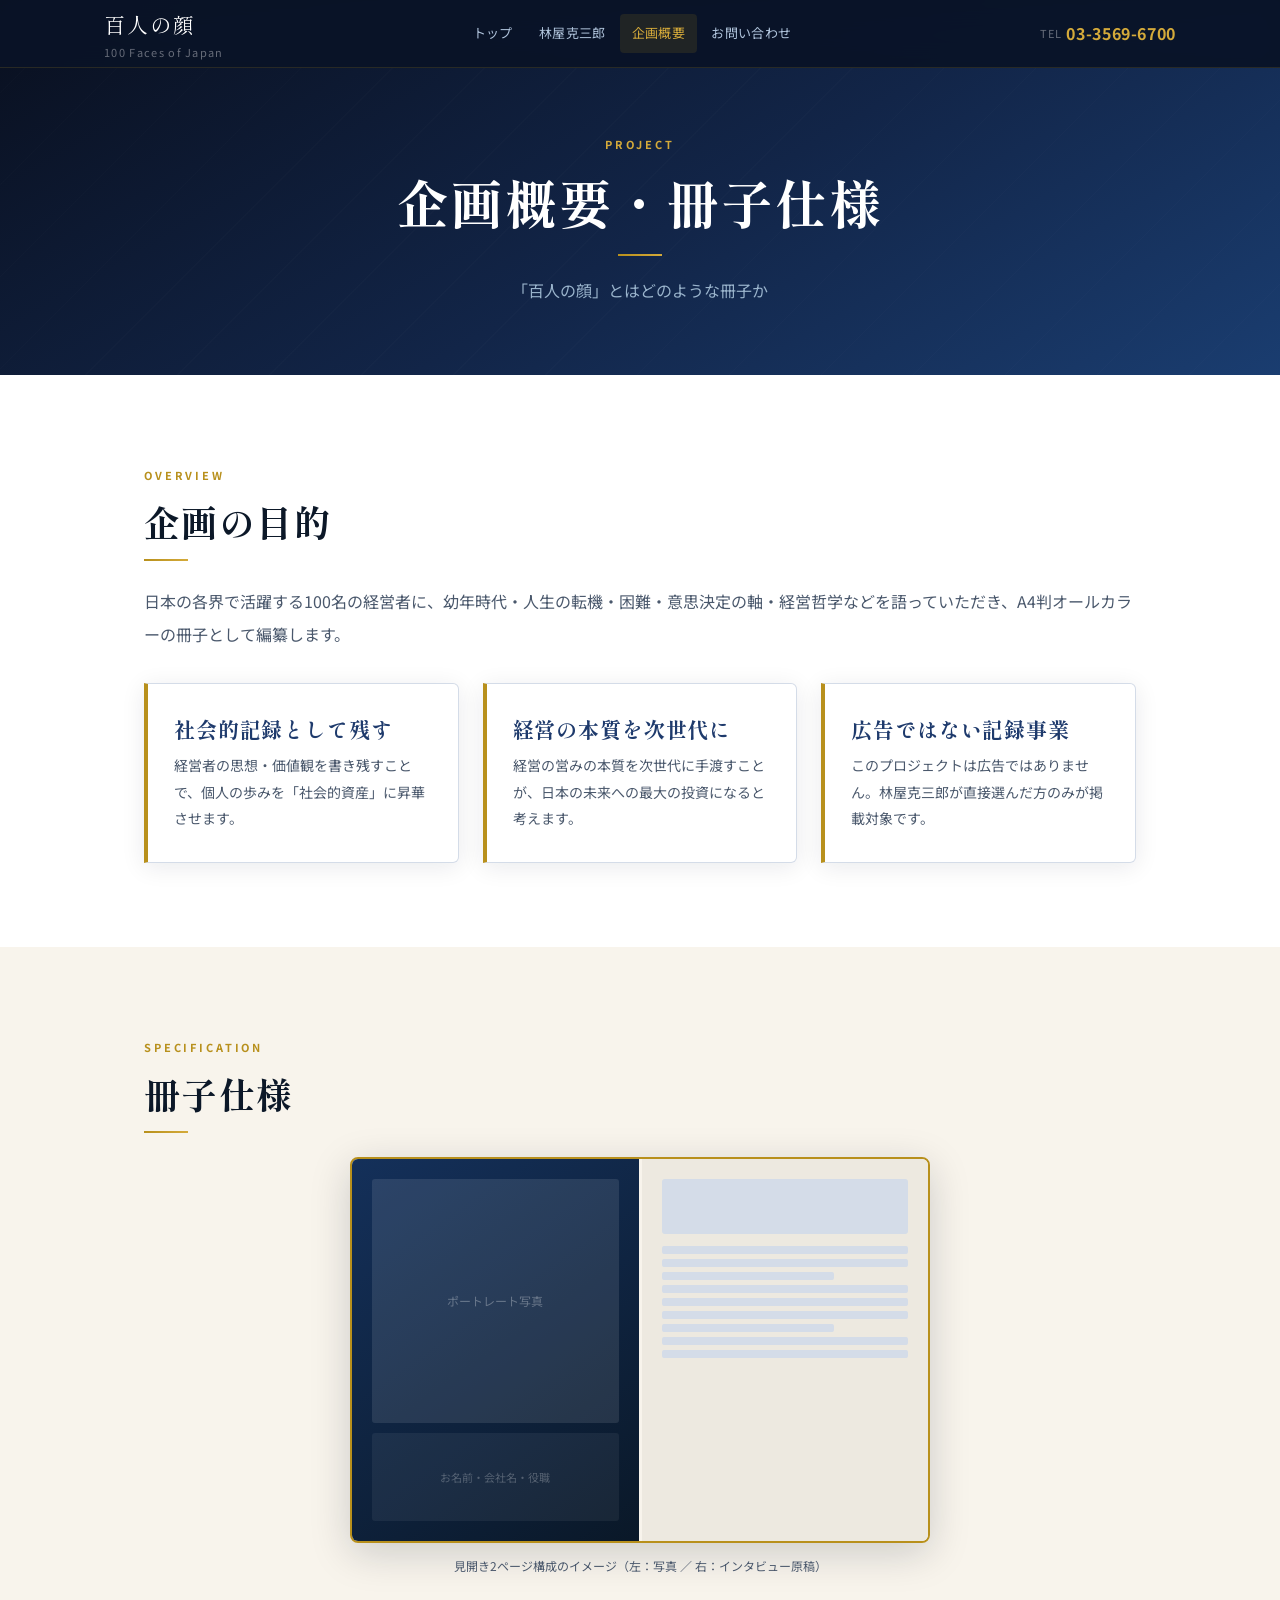
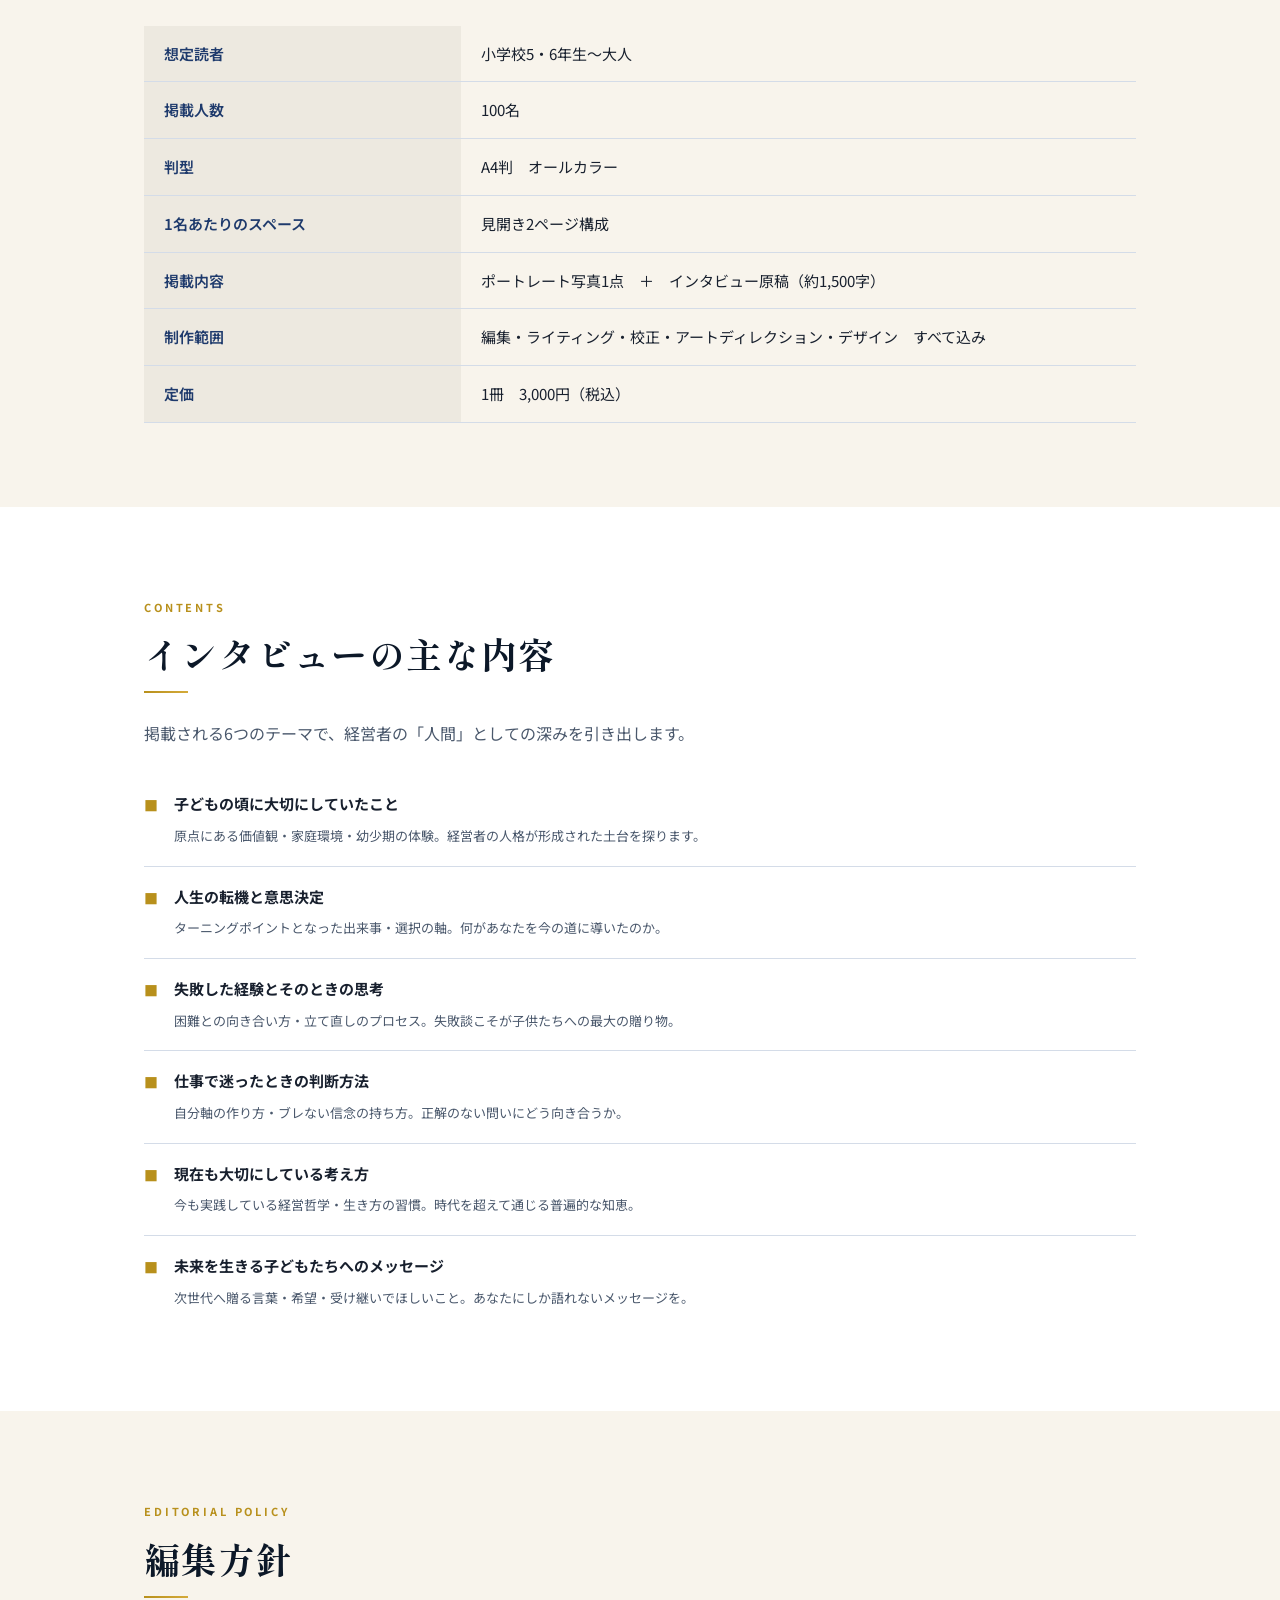
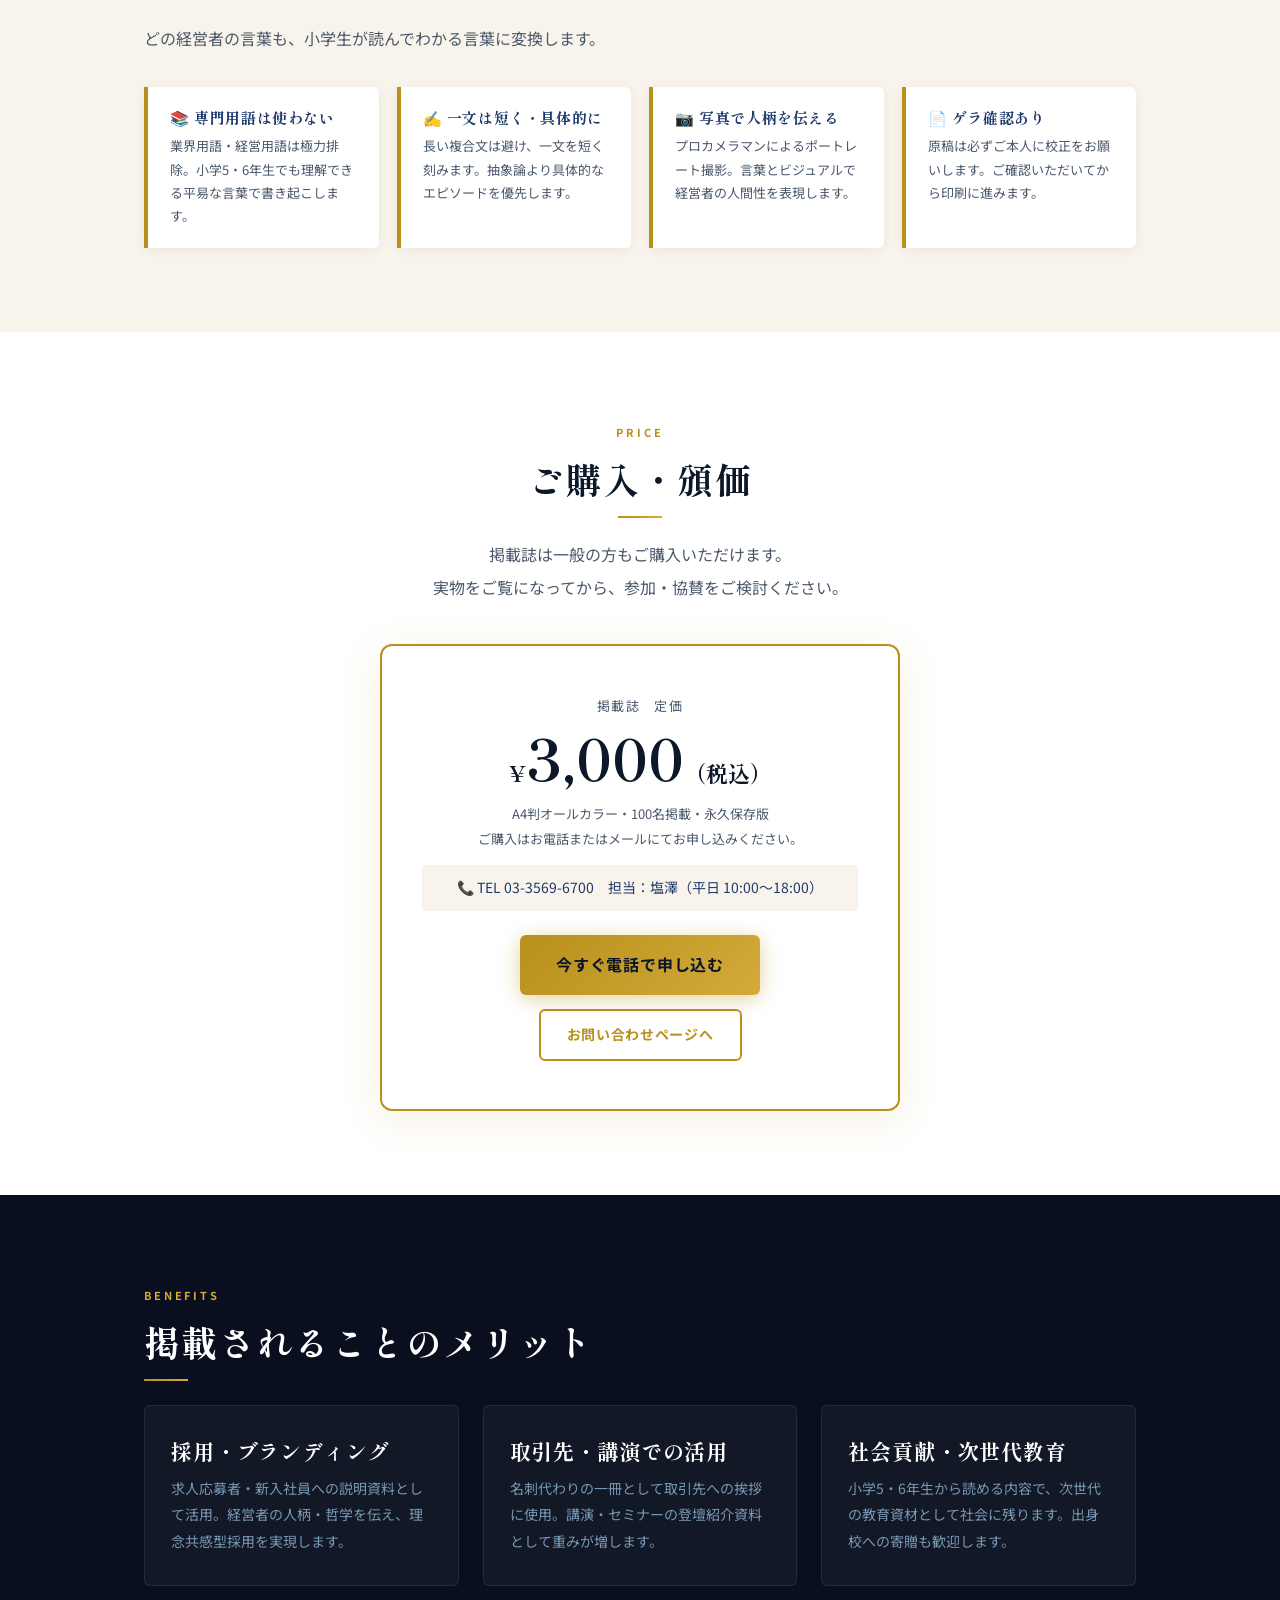
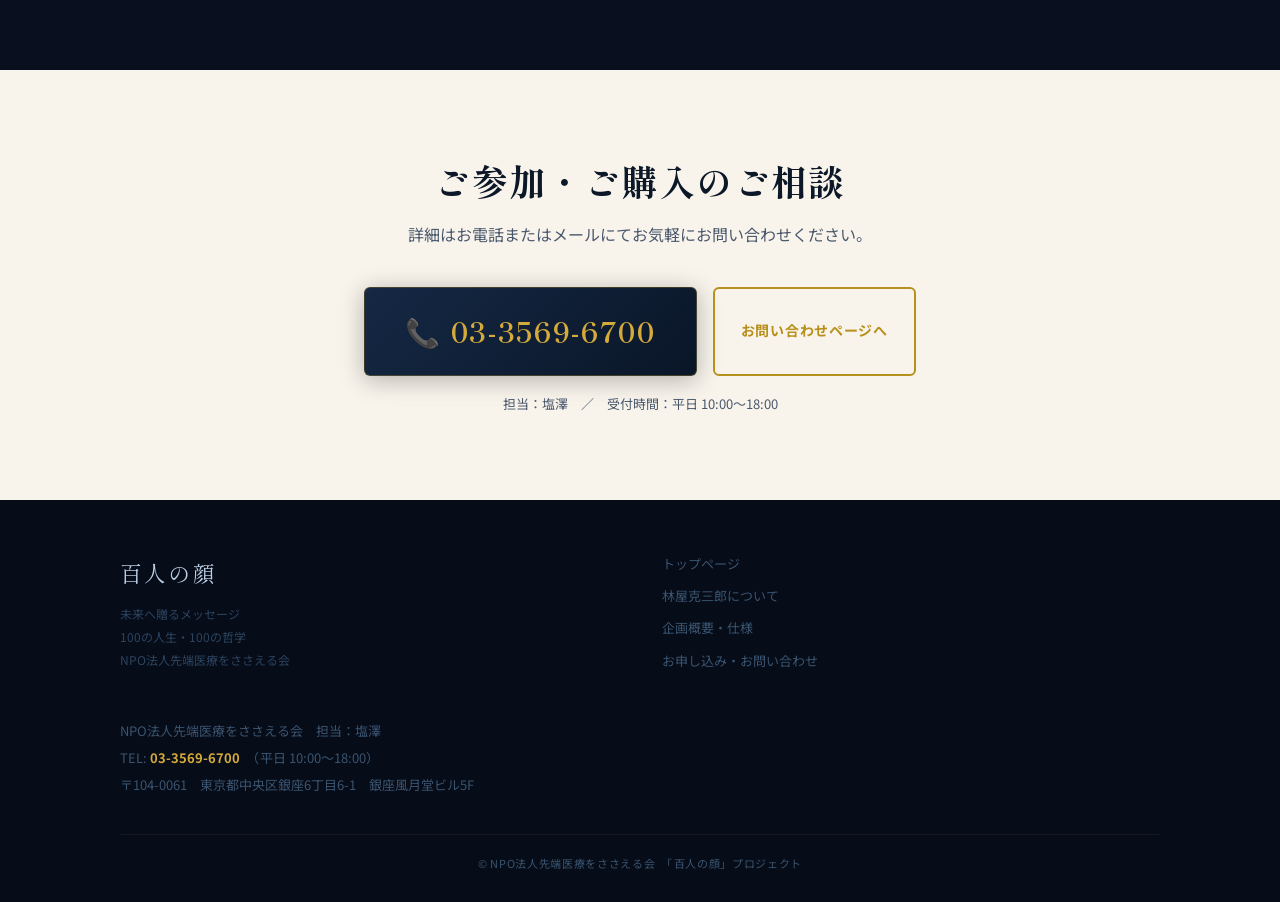
<file: project.html>
<!DOCTYPE html>
<html lang="ja">
<head>
  <meta charset="UTF-8">
  <meta name="viewport" content="width=device-width, initial-scale=1.0">
  <title>企画概要・冊子仕様 | 百人の顔</title>
  <meta name="description" content="「百人の顔」の企画概要と冊子仕様。A4判オールカラー・100名掲載・1名2ページ・定価3,000円。ポートレート写真＋インタビュー約1,500字。小学生でも読める編集方針。TEL 03-3569-6700（担当：塩澤）。">
  <link rel="canonical" href="https://hyakuninnokao026.oops.jp/hundred-face/project.html">
  <meta property="og:type"        content="website">
  <meta property="og:title"       content="企画概要・冊子仕様 | 百人の顔">
  <meta property="og:description" content="「百人の顔」企画概要。A4判オールカラー・100名掲載・定価3,000円。ポートレート写真＋インタビュー約1,500字。">
  <meta property="og:url"         content="https://hyakuninnokao026.oops.jp/hundred-face/project.html">
  <meta property="og:image"       content="ogp.jpg">
  <meta property="og:locale"      content="ja_JP">
  <meta property="og:site_name"   content="百人の顔">
  <meta name="twitter:card"       content="summary_large_image">
  <link rel="preconnect" href="https://fonts.googleapis.com">
  <link rel="preconnect" href="https://fonts.gstatic.com" crossorigin>
  <link href="https://fonts.googleapis.com/css2?family=Shippori+Mincho:wght@400;600;700&family=Noto+Sans+JP:wght@300;400;500;700&family=Noto+Serif+JP:wght@400;600&display=swap" rel="stylesheet">
  <link rel="stylesheet" href="style.css">
  <style>
    /* ---- 見開きサンプル ---- */
    .spread-wrap { max-width: 580px; margin: 0 auto 48px; }
    .spread {
      display: grid; grid-template-columns: 1fr 1fr; gap: 3px;
      border: 2px solid var(--gold); border-radius: 8px; overflow: hidden;
      box-shadow: 0 10px 40px rgba(12,24,40,0.18);
    }
    .spread-l {
      aspect-ratio: 3/4; padding: 20px;
      background: linear-gradient(145deg, #14305a, #0a1828);
      display: flex; flex-direction: column; gap: 10px;
    }
    .spread-l .ph { flex: 1; background: rgba(255,255,255,0.10); border-radius: 3px; display: flex; align-items: center; justify-content: center; color: rgba(255,255,255,0.3); font-size: 12px; }
    .spread-l .cap { height: 26%; background: rgba(255,255,255,0.06); border-radius: 3px; display: flex; align-items: center; justify-content: center; color: rgba(255,255,255,0.25); font-size: 11px; }
    .spread-r {
      aspect-ratio: 3/4; padding: 20px;
      background: var(--paper-mid);
      display: flex; flex-direction: column; gap: 8px;
    }
    .spread-r .sh { height: 16%; background: var(--border); border-radius: 3px; }
    .spread-r .body { flex: 1; display: flex; flex-direction: column; gap: 5px; padding-top: 4px; }
    .spread-r .ln  { height: 8px; background: var(--border); border-radius: 2px; }
    .spread-r .ln.s { width: 70%; }
    .spread-caption { text-align: center; font-size: 12px; color: var(--text-sub); margin-top: 12px; }

    /* ---- 掲載内容リスト ---- */
    .content-list { list-style: none; margin-top: 24px; }
    .content-list li {
      display: flex; gap: 16px; padding: 16px 0; border-bottom: 1px solid var(--border);
    }
    .content-list li:last-child { border-bottom: none; }
    .ci { color: var(--gold); font-size: 14px; flex-shrink: 0; padding-top: 3px; }
    .content-list strong { font-size: 15px; display: block; margin-bottom: 2px; }
    .content-list small  { font-size: 13px; color: var(--text-sub); line-height: 1.8; }

    /* ---- 編集方針 ---- */
    .policy-grid {
      display: grid; grid-template-columns: repeat(auto-fit, minmax(230px, 1fr));
      gap: 18px; margin-top: 32px;
    }
    .policy-item {
      background: var(--white); border-left: 4px solid var(--gold);
      border-radius: 0 var(--r) var(--r) 0;
      padding: 20px 22px;
      box-shadow: 0 2px 12px rgba(12,24,40,0.06);
    }
    .policy-item h3 { font-size: 15px; margin-bottom: 6px; }
    .policy-item p  { font-size: 13px; color: var(--text-sub); line-height: 1.8; }

    /* ---- 価格 ---- */
    .price-box {
      max-width: 520px; margin: 0 auto;
      background: var(--white); border: 2px solid var(--gold);
      border-radius: 12px; padding: 48px 40px; text-align: center;
      box-shadow: 0 8px 40px rgba(184,144,28,0.14);
    }
    .price-lbl { font-size: 13px; color: var(--text-sub); letter-spacing: 0.1em; margin-bottom: 10px; }
    .price-num {
      font-family: 'Shippori Mincho', serif;
      font-size: 58px; font-weight: 700; color: var(--ink); line-height: 1;
    }
    .price-num small { font-size: 22px; }
    @media (prefers-color-scheme: dark) { .price-num { color: var(--gold-lt); } }
    .price-note { font-size: 13px; color: var(--text-sub); margin: 16px 0 8px; line-height: 1.9; }
    .price-tel  { font-size: 14px; color: var(--ink-mid); background: var(--paper); border-radius: 4px; padding: 10px 16px; margin: 14px 0 24px; }

    @media (max-width: 500px) {
      .price-box { padding: 32px 20px; }
      .price-num { font-size: 46px; }
      .spread-wrap { max-width: 100%; }
    }
  </style>
</head>
<body>

  <!-- HEADER -->
  <header class="site-header">
    <div class="header-inner">
      <a href="index.html" class="header-logo">百人の顔<small>100 Faces of Japan</small></a>
      <nav class="header-nav" aria-label="メインナビゲーション">
        <a href="index.html">トップ</a>
        <a href="hayashiya.html">林屋克三郎</a>
        <a href="project.html" class="active">企画概要</a>
        <a href="contact.html">お問い合わせ</a>
      </nav>
      <a href="tel:0335696700" class="header-tel" aria-label="電話番号 03-3569-6700">
        <small>TEL</small>03-3569-6700
      </a>
      <button class="hamburger" aria-label="メニューを開く" onclick="toggleMenu()">
        <span></span><span></span><span></span>
      </button>
    </div>
  </header>

  <nav class="mobile-menu" id="mobileMenu" aria-label="モバイルナビゲーション">
    <a href="index.html">トップ</a>
    <a href="hayashiya.html">林屋克三郎について</a>
    <a href="project.html">企画概要・仕様</a>
    <a href="contact.html">お問い合わせ</a>
    <a href="tel:0335696700" style="color:var(--gold-lt);font-weight:700;">&#128222; 03-3569-6700（担当：塩澤）</a>
  </nav>

  <!-- PAGE HERO -->
  <section class="page-hero">
    <div class="page-hero-inner">
      <span class="eyebrow">Project</span>
      <h1>企画概要・冊子仕様</h1>
      <p class="lead">「百人の顔」とはどのような冊子か</p>
    </div>
  </section>

  <!-- 企画の目的 -->
  <section class="bg-white">
    <div class="wrap fi">
      <span class="eyebrow">Overview</span>
      <h2>企画の目的</h2>
      <div class="divider"></div>
      <p class="lead" style="max-width:100%;margin-bottom:32px;">
        日本の各界で活躍する100名の経営者に、幼年時代・人生の転機・困難・意思決定の軸・経営哲学などを語っていただき、A4判オールカラーの冊子として編纂します。
      </p>
      <div class="grid-3">
        <div class="card card-left fi fi-d1">
          <h3>社会的記録として残す</h3>
          <p style="font-size:14px;color:var(--text-sub);line-height:1.9;">経営者の思想・価値観を書き残すことで、個人の歩みを「社会的資産」に昇華させます。</p>
        </div>
        <div class="card card-left fi fi-d2">
          <h3>経営の本質を次世代に</h3>
          <p style="font-size:14px;color:var(--text-sub);line-height:1.9;">経営の営みの本質を次世代に手渡すことが、日本の未来への最大の投資になると考えます。</p>
        </div>
        <div class="card card-left fi fi-d3">
          <h3>広告ではない記録事業</h3>
          <p style="font-size:14px;color:var(--text-sub);line-height:1.9;">このプロジェクトは広告ではありません。林屋克三郎が直接選んだ方のみが掲載対象です。</p>
        </div>
      </div>
    </div>
  </section>

  <!-- 冊子仕様 -->
  <section class="bg-paper">
    <div class="wrap fi">
      <span class="eyebrow">Specification</span>
      <h2>冊子仕様</h2>
      <div class="divider"></div>

      <div class="spread-wrap" role="img" aria-label="百人の顔 冊子見開きサンプル 経営者インタビュー掲載イメージ">
        <div class="spread">
          <div class="spread-l">
            <div class="ph">ポートレート写真</div>
            <div class="cap">お名前・会社名・役職</div>
          </div>
          <div class="spread-r">
            <div class="sh"></div>
            <div class="body">
              <div class="ln"></div><div class="ln"></div><div class="ln s"></div>
              <div class="ln"></div><div class="ln"></div><div class="ln"></div>
              <div class="ln s"></div><div class="ln"></div><div class="ln"></div>
            </div>
          </div>
        </div>
        <p class="spread-caption">見開き2ページ構成のイメージ（左：写真 ／ 右：インタビュー原稿）</p>
      </div>

      <table class="spec-table">
        <tbody>
          <tr><th>想定読者</th><td>小学校5・6年生〜大人</td></tr>
          <tr><th>掲載人数</th><td>100名</td></tr>
          <tr><th>判型</th><td>A4判　オールカラー</td></tr>
          <tr><th>1名あたりのスペース</th><td>見開き2ページ構成</td></tr>
          <tr><th>掲載内容</th><td>ポートレート写真1点　＋　インタビュー原稿（約1,500字）</td></tr>
          <tr><th>制作範囲</th><td>編集・ライティング・校正・アートディレクション・デザイン　すべて込み</td></tr>
          <tr><th>定価</th><td>1冊　3,000円（税込）</td></tr>
        </tbody>
      </table>
    </div>
  </section>

  <!-- インタビュー内容 -->
  <section class="bg-white">
    <div class="wrap fi">
      <span class="eyebrow">Contents</span>
      <h2>インタビューの主な内容</h2>
      <div class="divider"></div>
      <p class="lead">掲載される6つのテーマで、経営者の「人間」としての深みを引き出します。</p>
      <ul class="content-list">
        <li>
          <span class="ci">&#9632;</span>
          <div><strong>子どもの頃に大切にしていたこと</strong>
          <small>原点にある価値観・家庭環境・幼少期の体験。経営者の人格が形成された土台を探ります。</small></div>
        </li>
        <li>
          <span class="ci">&#9632;</span>
          <div><strong>人生の転機と意思決定</strong>
          <small>ターニングポイントとなった出来事・選択の軸。何があなたを今の道に導いたのか。</small></div>
        </li>
        <li>
          <span class="ci">&#9632;</span>
          <div><strong>失敗した経験とそのときの思考</strong>
          <small>困難との向き合い方・立て直しのプロセス。失敗談こそが子供たちへの最大の贈り物。</small></div>
        </li>
        <li>
          <span class="ci">&#9632;</span>
          <div><strong>仕事で迷ったときの判断方法</strong>
          <small>自分軸の作り方・ブレない信念の持ち方。正解のない問いにどう向き合うか。</small></div>
        </li>
        <li>
          <span class="ci">&#9632;</span>
          <div><strong>現在も大切にしている考え方</strong>
          <small>今も実践している経営哲学・生き方の習慣。時代を超えて通じる普遍的な知恵。</small></div>
        </li>
        <li>
          <span class="ci">&#9632;</span>
          <div><strong>未来を生きる子どもたちへのメッセージ</strong>
          <small>次世代へ贈る言葉・希望・受け継いでほしいこと。あなたにしか語れないメッセージを。</small></div>
        </li>
      </ul>
    </div>
  </section>

  <!-- 編集方針 -->
  <section class="bg-paper">
    <div class="wrap fi">
      <span class="eyebrow">Editorial Policy</span>
      <h2>編集方針</h2>
      <div class="divider"></div>
      <p class="lead">どの経営者の言葉も、小学生が読んでわかる言葉に変換します。</p>
      <div class="policy-grid">
        <div class="policy-item fi fi-d1">
          <h3>&#128218; 専門用語は使わない</h3>
          <p>業界用語・経営用語は極力排除。小学5・6年生でも理解できる平易な言葉で書き起こします。</p>
        </div>
        <div class="policy-item fi fi-d2">
          <h3>&#9997; 一文は短く・具体的に</h3>
          <p>長い複合文は避け、一文を短く刻みます。抽象論より具体的なエピソードを優先します。</p>
        </div>
        <div class="policy-item fi fi-d3">
          <h3>&#128247; 写真で人柄を伝える</h3>
          <p>プロカメラマンによるポートレート撮影。言葉とビジュアルで経営者の人間性を表現します。</p>
        </div>
        <div class="policy-item fi fi-d4">
          <h3>&#128196; ゲラ確認あり</h3>
          <p>原稿は必ずご本人に校正をお願いします。ご確認いただいてから印刷に進みます。</p>
        </div>
      </div>
    </div>
  </section>

  <!-- 価格 -->
  <section class="bg-white">
    <div class="wrap fi" style="text-align:center;">
      <span class="eyebrow">Price</span>
      <h2>ご購入・頒価</h2>
      <div class="divider" style="margin:0 auto 20px;"></div>
      <p class="lead" style="margin:0 auto 40px;text-align:center;">
        掲載誌は一般の方もご購入いただけます。<br>実物をご覧になってから、参加・協賛をご検討ください。
      </p>
      <div class="price-box">
        <p class="price-lbl">掲載誌　定価</p>
        <p class="price-num"><small>&#165;</small>3,000<small>（税込）</small></p>
        <p class="price-note">A4判オールカラー・100名掲載・永久保存版<br>ご購入はお電話またはメールにてお申し込みください。</p>
        <p class="price-tel">&#128222; TEL 03-3569-6700　担当：塩澤（平日 10:00〜18:00）</p>
        <a href="tel:0335696700" class="btn btn-gold">今すぐ電話で申し込む</a>
        <br>
        <a href="contact.html" class="btn btn-outline-dark" style="margin-top:14px;">お問い合わせページへ</a>
      </div>
    </div>
  </section>

  <!-- メリット -->
  <section class="bg-ink">
    <div class="wrap fi">
      <span class="eyebrow">Benefits</span>
      <h2>掲載されることのメリット</h2>
      <div class="divider"></div>
      <div class="grid-3">
        <div class="card card-dark fi fi-d1">
          <h3>採用・ブランディング</h3>
          <p>求人応募者・新入社員への説明資料として活用。経営者の人柄・哲学を伝え、理念共感型採用を実現します。</p>
        </div>
        <div class="card card-dark fi fi-d2">
          <h3>取引先・講演での活用</h3>
          <p>名刺代わりの一冊として取引先への挨拶に使用。講演・セミナーの登壇紹介資料として重みが増します。</p>
        </div>
        <div class="card card-dark fi fi-d3">
          <h3>社会貢献・次世代教育</h3>
          <p>小学5・6年生から読める内容で、次世代の教育資材として社会に残ります。出身校への寄贈も歓迎します。</p>
        </div>
      </div>
    </div>
  </section>

  <!-- CTA -->
  <section class="bg-paper">
    <div class="wrap fi" style="text-align:center;">
      <h2>ご参加・ご購入のご相談</h2>
      <p class="lead" style="margin:12px auto 36px;">詳細はお電話またはメールにてお気軽にお問い合わせください。</p>
      <div style="display:flex;gap:16px;justify-content:center;flex-wrap:wrap;">
        <a href="tel:0335696700" class="btn btn-tel" style="font-size:clamp(20px,3.5vw,28px);padding:18px 40px;">&#128222; 03-3569-6700</a>
        <a href="contact.html" class="btn btn-outline-dark">お問い合わせページへ</a>
      </div>
      <p style="margin-top:16px;font-size:13px;color:var(--text-sub);">担当：塩澤　／　受付時間：平日 10:00〜18:00</p>
    </div>
  </section>

  <!-- FOOTER -->
  <footer class="site-footer">
    <div class="footer-inner">
      <div>
        <p class="footer-logo">百人の顔</p>
        <p class="footer-tagline">未来へ贈るメッセージ<br>100の人生・100の哲学<br>NPO法人先端医療をささえる会</p>
      </div>
      <nav class="footer-nav" aria-label="フッターナビゲーション">
        <a href="index.html">トップページ</a>
        <a href="hayashiya.html">林屋克三郎について</a>
        <a href="project.html">企画概要・仕様</a>
        <a href="contact.html">お申し込み・お問い合わせ</a>
      </nav>
      <div class="footer-contact">
        <p>
          NPO法人先端医療をささえる会　担当：塩澤<br>
          TEL: <a href="tel:0335696700">03-3569-6700</a>　（平日 10:00〜18:00）<br>
          〒104-0061　東京都中央区銀座6丁目6-1　銀座風月堂ビル5F
        </p>
      </div>
    </div>
    <p class="footer-copy">&#169; NPO法人先端医療をささえる会　「百人の顔」プロジェクト</p>
  </footer>

  <div class="sticky-tel" aria-label="電話でのお問い合わせ">
    <a href="tel:0335696700">&#128222; 03-3569-6700　担当：塩澤</a>
    <p>タップで発信 ／ 平日 10:00〜18:00</p>
  </div>

  <script>
    function toggleMenu() { document.getElementById('mobileMenu').classList.toggle('open'); }
    var fi = new IntersectionObserver(function(e) {
      e.forEach(function(x) { if (x.isIntersecting) { x.target.classList.add('on'); fi.unobserve(x.target); } });
    }, { threshold: 0.1 });
    document.querySelectorAll('.fi').forEach(function(el) { fi.observe(el); });
  </script>
</body>
</html>
</file>
<file: style.css>
/* ============================================================
   百人の顔 v3 — 共通スタイルシート
   Encoding: UTF-8
   Design concept: Ink & Paper — 活字と紙のエディトリアル
   ============================================================ */

/* ── Custom Properties ───────────────────────────────────── */
:root {
  --ink:        #0c1828;
  --ink-mid:    #1e3a6c;
  --ink-lt:     #3868c0;
  --gold:       #b8901c;
  --gold-lt:    #d4aa3a;
  --gold-pale:  rgba(184,144,28,0.13);
  --paper:      #f8f4ec;
  --paper-mid:  #ede9e0;
  --white:      #ffffff;
  --text:       #18202e;
  --text-sub:   #4a586c;
  --border:     #d4dce8;
  --shadow:     0 4px 24px rgba(12,24,40,0.09);
  --shadow-lg:  0 16px 52px rgba(12,24,40,0.15);
  --header-h:   68px;
  --max-w:      1040px;
  --r:          6px;
  --t:          0.22s ease;
}

@media (prefers-color-scheme: dark) {
  :root {
    --ink:       #dce8f8;
    --ink-mid:   #2448a0;
    --ink-lt:    #5888e0;
    --gold:      #c8a030;
    --gold-lt:   #e0bc50;
    --gold-pale: rgba(200,160,48,0.10);
    --paper:     #0a1520;
    --paper-mid: #0e1c2c;
    --white:     #101e30;
    --text:      #ccdaec;
    --text-sub:  #6890b8;
    --border:    #182c44;
    --shadow:    0 4px 24px rgba(0,0,0,0.42);
    --shadow-lg: 0 16px 52px rgba(0,0,0,0.52);
  }
}

/* ── Reset ───────────────────────────────────────────────── */
*, *::before, *::after { box-sizing: border-box; margin: 0; padding: 0; }
html { scroll-behavior: smooth; font-size: 16px; }
body {
  font-family: 'Noto Sans JP', 'Hiragino Sans', 'Yu Gothic UI', sans-serif;
  background: var(--paper);
  color: var(--text);
  line-height: 1.85;
  -webkit-text-size-adjust: 100%;
  overflow-x: hidden;
}
img { max-width: 100%; height: auto; display: block; }
a { color: var(--ink-lt); text-decoration: none; transition: color var(--t); }
a:hover { color: var(--gold); }

/* ── Typography ──────────────────────────────────────────── */
h1, h2, h3 {
  font-family: 'Shippori Mincho', 'Noto Serif JP', serif;
  line-height: 1.45; letter-spacing: 0.04em;
}
h1 { font-size: clamp(26px, 5.5vw, 52px); }
h2 { font-size: clamp(22px, 4vw, 36px); color: var(--ink); margin-bottom: 12px; }
h3 { font-size: clamp(16px, 2.5vw, 21px); color: var(--ink-mid); margin-bottom: 8px; }
@media (prefers-color-scheme: dark) {
  h2 { color: var(--text); }
  h3 { color: var(--gold-lt); }
}

.eyebrow {
  display: inline-block; font-size: 11px; font-weight: 700;
  letter-spacing: 0.26em; color: var(--gold); text-transform: uppercase;
  margin-bottom: 10px;
}
.divider {
  width: 44px; height: 2px;
  background: linear-gradient(90deg, var(--gold), var(--gold-lt));
  margin-bottom: 24px;
}
.lead {
  font-size: clamp(14px, 1.8vw, 16px);
  color: var(--text-sub); line-height: 2.05; max-width: 660px;
}

/* ── Layout ──────────────────────────────────────────────── */
.wrap   { max-width: var(--max-w); margin: 0 auto; padding: 0 24px; }
section { padding: 84px 0; }

/* ── Fade-in (IntersectionObserver) ─────────────────────── */
.fi {
  opacity: 0; transform: translateY(30px);
  transition: opacity 0.68s ease, transform 0.68s ease;
}
.fi.on  { opacity: 1; transform: translateY(0); }
.fi-d1  { transition-delay: 0.12s; }
.fi-d2  { transition-delay: 0.24s; }
.fi-d3  { transition-delay: 0.36s; }
.fi-d4  { transition-delay: 0.48s; }

/* ── Header ──────────────────────────────────────────────── */
.site-header {
  position: fixed; top: 0; left: 0; right: 0; z-index: 300;
  height: var(--header-h);
  background: rgba(10, 20, 38, 0.95);
  backdrop-filter: blur(14px) saturate(180%);
  -webkit-backdrop-filter: blur(14px) saturate(180%);
  border-bottom: 1px solid rgba(184,144,28,0.18);
}
.header-inner {
  height: 100%; max-width: 1120px; margin: 0 auto; padding: 0 24px;
  display: flex; align-items: center; justify-content: space-between; gap: 16px;
}
.header-logo {
  font-family: 'Shippori Mincho', serif;
  font-size: 21px; color: #fff; letter-spacing: 0.1em; white-space: nowrap; flex-shrink: 0;
}
.header-logo small {
  display: block; font-size: 11px; color: rgba(255,255,255,0.38);
  letter-spacing: 0.12em; font-family: 'Noto Sans JP', sans-serif; margin-top: -2px;
}
.header-nav { display: flex; align-items: center; gap: 2px; }
.header-nav a {
  font-size: 13px; color: #b0c4dc; padding: 7px 12px;
  border-radius: 4px; letter-spacing: 0.03em;
  transition: background var(--t), color var(--t); white-space: nowrap;
}
.header-nav a:hover, .header-nav a.active {
  background: var(--gold-pale); color: var(--gold-lt);
}
.header-tel {
  color: var(--gold-lt); font-size: 16px; font-weight: 700;
  letter-spacing: 0.04em; white-space: nowrap;
  display: flex; align-items: center; gap: 5px;
  transition: color var(--t);
}
.header-tel:hover { color: #fff; }
.header-tel small { font-size: 11px; color: rgba(255,255,255,0.38); font-weight: 400; }
.hamburger {
  display: none; flex-direction: column; gap: 5px;
  background: none; border: none; cursor: pointer; padding: 6px; flex-shrink: 0;
}
.hamburger span {
  display: block; width: 22px; height: 2px;
  background: #fff; border-radius: 2px;
  transition: transform 0.3s, opacity 0.3s;
}

/* ── Mobile Menu ─────────────────────────────────────────── */
.mobile-menu {
  display: none; position: fixed;
  top: var(--header-h); left: 0; right: 0; z-index: 299;
  background: rgba(8, 16, 30, 0.98);
  border-bottom: 1px solid rgba(184,144,28,0.15);
  padding: 14px 24px 24px;
  flex-direction: column; gap: 0;
}
.mobile-menu.open { display: flex; }
.mobile-menu a {
  font-size: 15px; color: #b0c4dc; padding: 14px 0;
  border-bottom: 1px solid rgba(255,255,255,0.06);
  transition: color var(--t);
}
.mobile-menu a:last-child { border-bottom: none; }
.mobile-menu a:hover { color: var(--gold-lt); }

/* ── Page Hero (inner pages) ─────────────────────────────── */
.page-hero {
  padding: calc(var(--header-h) + 60px) 24px 68px;
  background: linear-gradient(150deg, #090f1e 0%, #122548 55%, #1a3d70 100%);
  text-align: center; position: relative; overflow: hidden;
}
.page-hero::after {
  content: ''; position: absolute; inset: 0;
  background: repeating-linear-gradient(
    -45deg, transparent, transparent 64px,
    rgba(255,255,255,0.010) 64px, rgba(255,255,255,0.010) 65px
  );
}
.page-hero-inner { position: relative; z-index: 1; }
.page-hero .eyebrow { color: var(--gold-lt); }
.page-hero h1 { color: #fff; }
.page-hero h1::after {
  content: ''; display: block; width: 44px; height: 2px;
  background: linear-gradient(90deg, var(--gold), var(--gold-lt));
  margin: 14px auto 0;
}
.page-hero .lead { color: #9ab4cc; margin: 18px auto 0; text-align: center; }

/* ── Buttons ─────────────────────────────────────────────── */
.btn {
  display: inline-flex; align-items: center; justify-content: center; gap: 8px;
  border-radius: var(--r); font-weight: 700; letter-spacing: 0.05em;
  cursor: pointer; border: none; min-height: 48px;
  transition: transform var(--t), box-shadow var(--t), background var(--t), color var(--t);
  text-decoration: none;
}
.btn:hover { transform: translateY(-2px); }

.btn-gold {
  background: linear-gradient(135deg, var(--gold) 0%, var(--gold-lt) 100%);
  color: #0a1628; font-size: 16px; padding: 15px 36px;
  box-shadow: 0 4px 20px rgba(184,144,28,0.40);
}
.btn-gold:hover { color: #0a1628; box-shadow: 0 8px 32px rgba(184,144,28,0.55); }

.btn-outline {
  border: 2px solid rgba(255,255,255,0.50); color: #fff;
  font-size: 15px; padding: 13px 30px;
}
.btn-outline:hover { background: rgba(255,255,255,0.10); border-color: #fff; color: #fff; }

.btn-outline-dark {
  border: 2px solid var(--gold); color: var(--gold);
  font-size: 14px; padding: 11px 26px;
}
.btn-outline-dark:hover { background: var(--gold); color: #0a1628; }

.btn-tel {
  background: linear-gradient(135deg, #152844, #0a1628);
  color: var(--gold-lt); padding: 20px 48px;
  font-family: 'Shippori Mincho', serif;
  border: 1px solid rgba(184,144,28,0.30);
  box-shadow: 0 4px 24px rgba(0,0,0,0.28);
  border-radius: var(--r);
  letter-spacing: 0.06em;
}
.btn-tel:hover { color: #fff; box-shadow: 0 10px 40px rgba(0,0,0,0.42); }

/* ── Cards ───────────────────────────────────────────────── */
.card {
  background: var(--white); border: 1px solid var(--border);
  border-radius: var(--r); padding: 30px 26px;
  box-shadow: var(--shadow);
  transition: transform var(--t), box-shadow var(--t);
}
.card:hover { transform: translateY(-4px); box-shadow: var(--shadow-lg); }
.card-top  { border-top: 3px solid var(--gold); border-radius: 0 0 var(--r) var(--r); padding-top: 28px; }
.card-left { border-left: 4px solid var(--gold); border-radius: 0 var(--r) var(--r) 0; }
.card-dark {
  background: rgba(255,255,255,0.04); border-color: rgba(255,255,255,0.08);
  box-shadow: none;
}
.card-dark h3 { color: var(--gold-lt); }
.card-dark p  { color: #7898b4; font-size: 14px; line-height: 1.9; }
.card-dark:hover { background: rgba(255,255,255,0.07); }

/* ── Grids ───────────────────────────────────────────────── */
.grid-3 { display: grid; grid-template-columns: repeat(auto-fit, minmax(256px, 1fr)); gap: 24px; }
.grid-2 { display: grid; grid-template-columns: repeat(auto-fit, minmax(280px, 1fr)); gap: 36px; }

/* ── Spec Table ──────────────────────────────────────────── */
.spec-table { width: 100%; border-collapse: collapse; font-size: 15px; }
.spec-table th, .spec-table td {
  padding: 14px 20px; border-bottom: 1px solid var(--border); text-align: left;
}
.spec-table th { width: 32%; background: var(--paper-mid); color: var(--ink-mid); font-weight: 600; white-space: nowrap; }
@media (prefers-color-scheme: dark) {
  .spec-table th { background: var(--paper-mid); color: var(--gold-lt); }
}
.spec-table td { color: var(--text); }

/* ── Section Backgrounds ─────────────────────────────────── */
.bg-paper { background: var(--paper); }
.bg-white { background: var(--white); }
.bg-ink   { background: #090f1e; }
@media (prefers-color-scheme: dark) {
  .bg-ink   { background: #050b14; }
  .bg-white { background: var(--paper-mid); }
}
.bg-ink h2, .bg-ink h3 { color: #fff; }
.bg-ink .eyebrow { color: var(--gold-lt); }
.bg-ink .divider { background: linear-gradient(90deg, var(--gold), var(--gold-lt)); }
.bg-ink .lead { color: #80a0bc; }

/* ── Footer ──────────────────────────────────────────────── */
.site-footer {
  background: #060c18; color: #3a5470;
  padding: 52px 24px 28px;
}
.footer-inner {
  max-width: var(--max-w); margin: 0 auto;
  display: grid; grid-template-columns: 1fr 1fr; gap: 44px;
  margin-bottom: 36px;
}
.footer-logo {
  font-family: 'Shippori Mincho', serif;
  font-size: 22px; color: #bcd0e8; letter-spacing: 0.1em; margin-bottom: 10px;
}
.footer-tagline { font-size: 12px; color: #2c4460; line-height: 1.9; }
.footer-nav { display: flex; flex-direction: column; gap: 8px; }
.footer-nav a { font-size: 13px; color: #3a5470; transition: color var(--t); }
.footer-nav a:hover { color: var(--gold-lt); }
.footer-contact { grid-column: 1 / -1; font-size: 13px; line-height: 2.1; }
.footer-contact a { color: var(--gold-lt); font-weight: 700; }
.footer-copy {
  max-width: var(--max-w); margin: 0 auto;
  padding-top: 18px; border-top: 1px solid rgba(255,255,255,0.05);
  font-size: 11px; text-align: center; letter-spacing: 0.06em;
}

/* ── Sticky Tel Bar (モバイル) ───────────────────────────── */
.sticky-tel {
  display: none;
  position: fixed; bottom: 0; left: 0; right: 0; z-index: 200;
  background: linear-gradient(90deg, #b0881a, #d0a434);
  padding: 11px 20px; text-align: center;
  box-shadow: 0 -4px 20px rgba(0,0,0,0.22);
}
.sticky-tel a {
  display: block; color: #0a1628; font-size: 19px; font-weight: 700;
  letter-spacing: 0.04em;
}
.sticky-tel p { font-size: 11px; color: rgba(10,22,40,0.60); margin-top: 1px; }

/* ── Responsive ──────────────────────────────────────────── */
@media (max-width: 760px) {
  section { padding: 60px 0; }
  .wrap   { padding: 0 18px; }
  .header-nav, .header-tel { display: none; }
  .hamburger { display: flex; }
  .footer-inner { grid-template-columns: 1fr; gap: 24px; }
  .footer-contact { grid-column: 1; }
  .sticky-tel { display: block; }
  .site-footer { padding-bottom: 82px; }
}
@media (max-width: 480px) {
  h2 { font-size: 20px; }
  .btn-gold   { font-size: 14px; padding: 14px 28px; }
  .btn-tel    { font-size: 20px; padding: 17px 32px; }
  .spec-table th, .spec-table td { padding: 12px 14px; font-size: 13px; }
}
</file>
